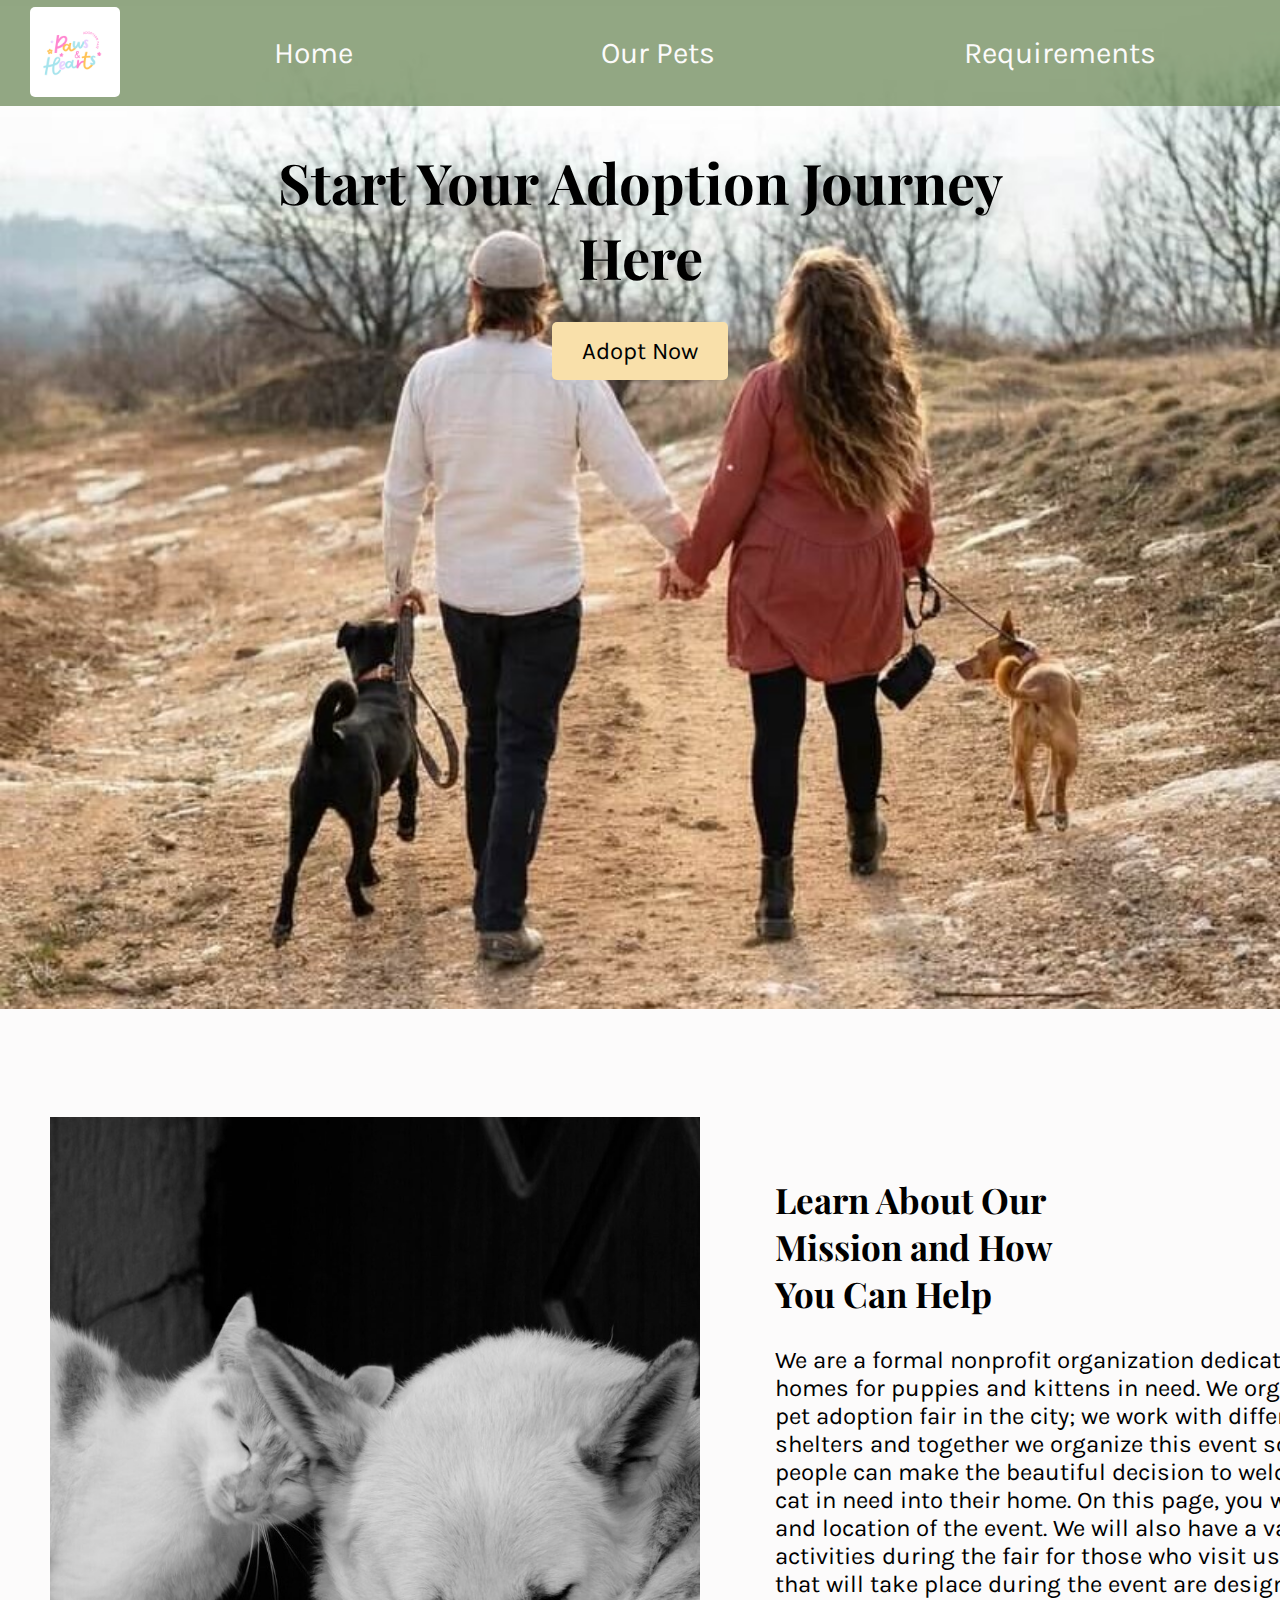
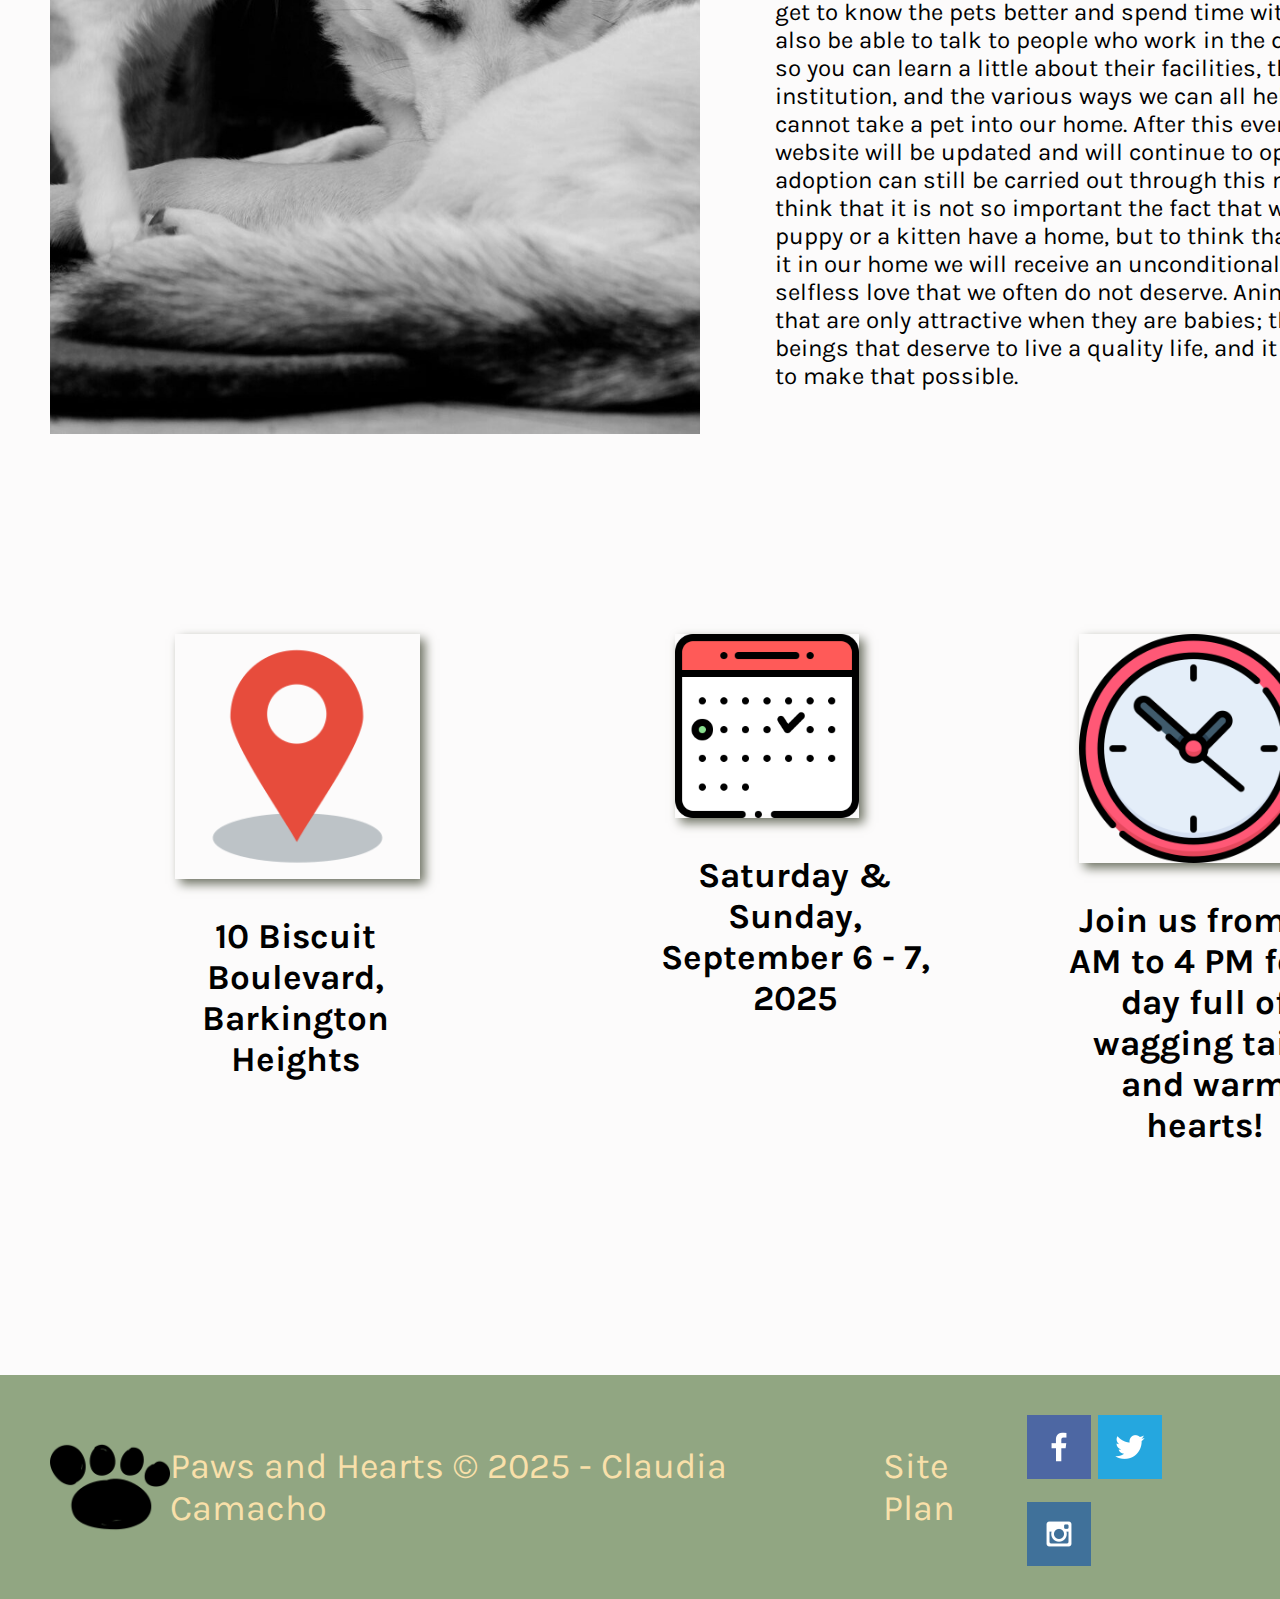
<file: pawsandhearts/index.html>
<!DOCTYPE html>
<html lang="en">
<head>
    <meta charset="UTF-8">
    <meta name="viewport" content="width=device-width, initial-scale=1.0">
    <title>Paws and Hearts</title>
    <link rel="stylesheet" href="styles/style.css">
</head>
<body>
    <div id="content">
        <header>
            <a id="logo_link" href="index.html">
                <img class="logo" src="images/logo.png" alt="Paws and Hearts">
            </a>
            <nav>
                <a href="index.html">Home</a>
                <a href="ourpets.html">Our Pets</a>
                <a href="requirements.html">Requirements</a>
            </nav>
        </header>
        <div id="hero">
            <div id="hero-box">
                <img id="hero-img" src="images/family.jpg" alt="Family with dogs">
            </div>
            <section id="hero-msg">
                <h1 class="home-title">Start Your Adoption Journey Here</h1>
                
                <div class="button-box">
                    <a class="adopt" href="requirements.html">Adopt Now</a>
                </div>
            </section>
        </div>
        <main class="home-grid">
            <img class="dog_cat" src="images/dog_cat.jpg" alt="Dog and Cat">
            <section class="msg">
                <h2>Learn About Our Mission and How You Can Help</h2>
                <p>We are a formal nonprofit organization dedicated to finding homes for puppies and kittens in need. We organize the largest pet adoption fair in the city; we work with different animal shelters and together we organize this event so that more people can make the beautiful decision to welcome a dog or cat in need into their home. On this page, you will find the date and location of the event. We will also have a variety of activities during the fair for those who visit us. The activities that will take place during the event are designed for people to get to know the pets better and spend time with them. You will also be able to talk to people who work in the different shelters so you can learn a little about their facilities, the history of the institution, and the various ways we can all help, even if we cannot take a pet into our home. After this event ends, the website will be updated and will continue to operate so that the adoption can still be carried out through this means. We must think that it is not so important the fact that we will help a puppy or a kitten have a home, but to think that now we receive it in our home we will receive an unconditional and entirely selfless love that we often do not deserve. Animals are not toys that are only attractive when they are babies; they are living beings that deserve to live a quality life, and it is in our hands to make that possible.</p>
                
            </section>
            <section class="location-card">
                
                <img class="icon" src="images/ubicacion.png" alt="location icon">
                <h2>10 Biscuit Boulevard, Barkington Heights</h2>
            </section>
            <section class="date-card">
                
                <img class="icon" src="images/entrega.png" alt="date icon">
                <h2>Saturday & Sunday, September 6 - 7, 2025</h2>
            </section>
            <section class="hour-card">
                
                <img class="icon" src="images/reloj.png" alt="hour icon">
                <h2>Join us from 10 AM to 4 PM for a day full of wagging tails and warm hearts!</h2>
            </section>
        </main>
        <footer>
            <img class="paw" src="images/huella.png" alt="Paw">
            <p>Paws and Hearts &copy; 2025 - Claudia Camacho</p>
            <p><a href="site-plan.html">Site Plan</a></p>
            <div class="social">
                <a href="https://facebook.com" target="_blank">
                    <img src="images/facebook.png" alt="fb icon">
                </a>
                <a href="https://twitter.com" target="_blank">
                    <img src="images/twitter.png" alt="twitter icon">
                </a>
                <a href="https://instagram.com" target="_blank">
                    <img src="images/instagram.png" alt="instagram icon">
                </a>
            </div>
        </footer>
    </div>
</body>
</html>
</file>
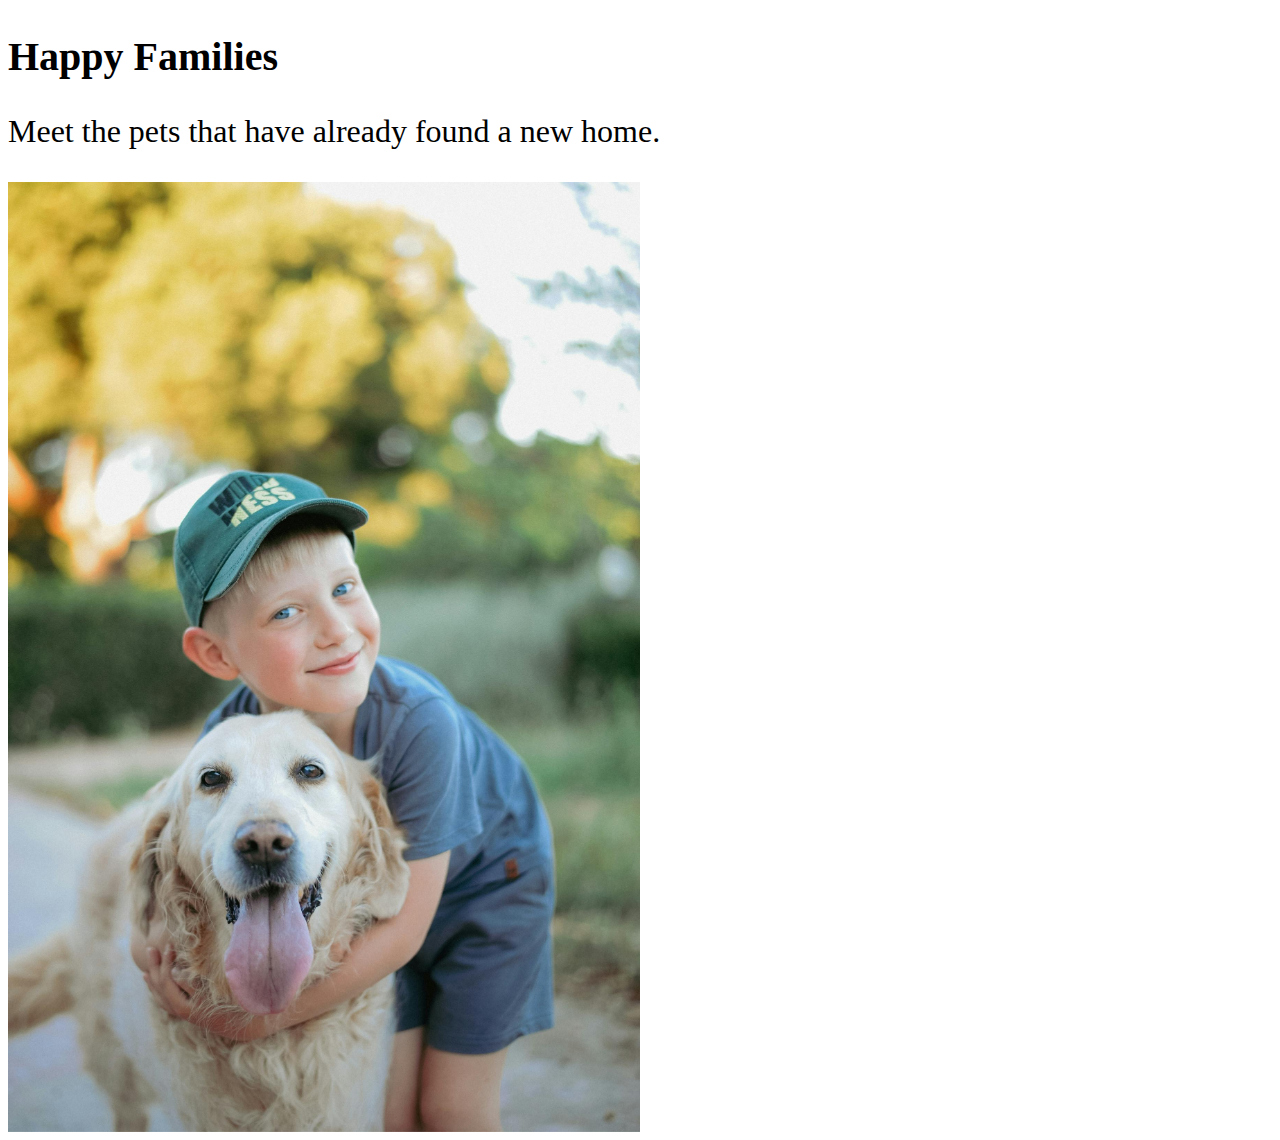
<file: webcomponent/index.html>
<!DOCTYPE html>
<html>
<head>
<meta name="viewport" content="width=device-width, initial-scale=1">
<link rel="stylesheet" href="styles/style.css">
</head>
<body>

<h2>Happy Families</h2>
<p>Meet the pets that have already found a new home.</p>

<div class="container">
  <img src="images/kid-dog.jpg" alt="Kid and Dog" class="image" style="width:100%">
  <div class="middle">
    <div class="text">Anthony and Jack</div>
  </div>
</div>
  
</body>
</html>
</file>
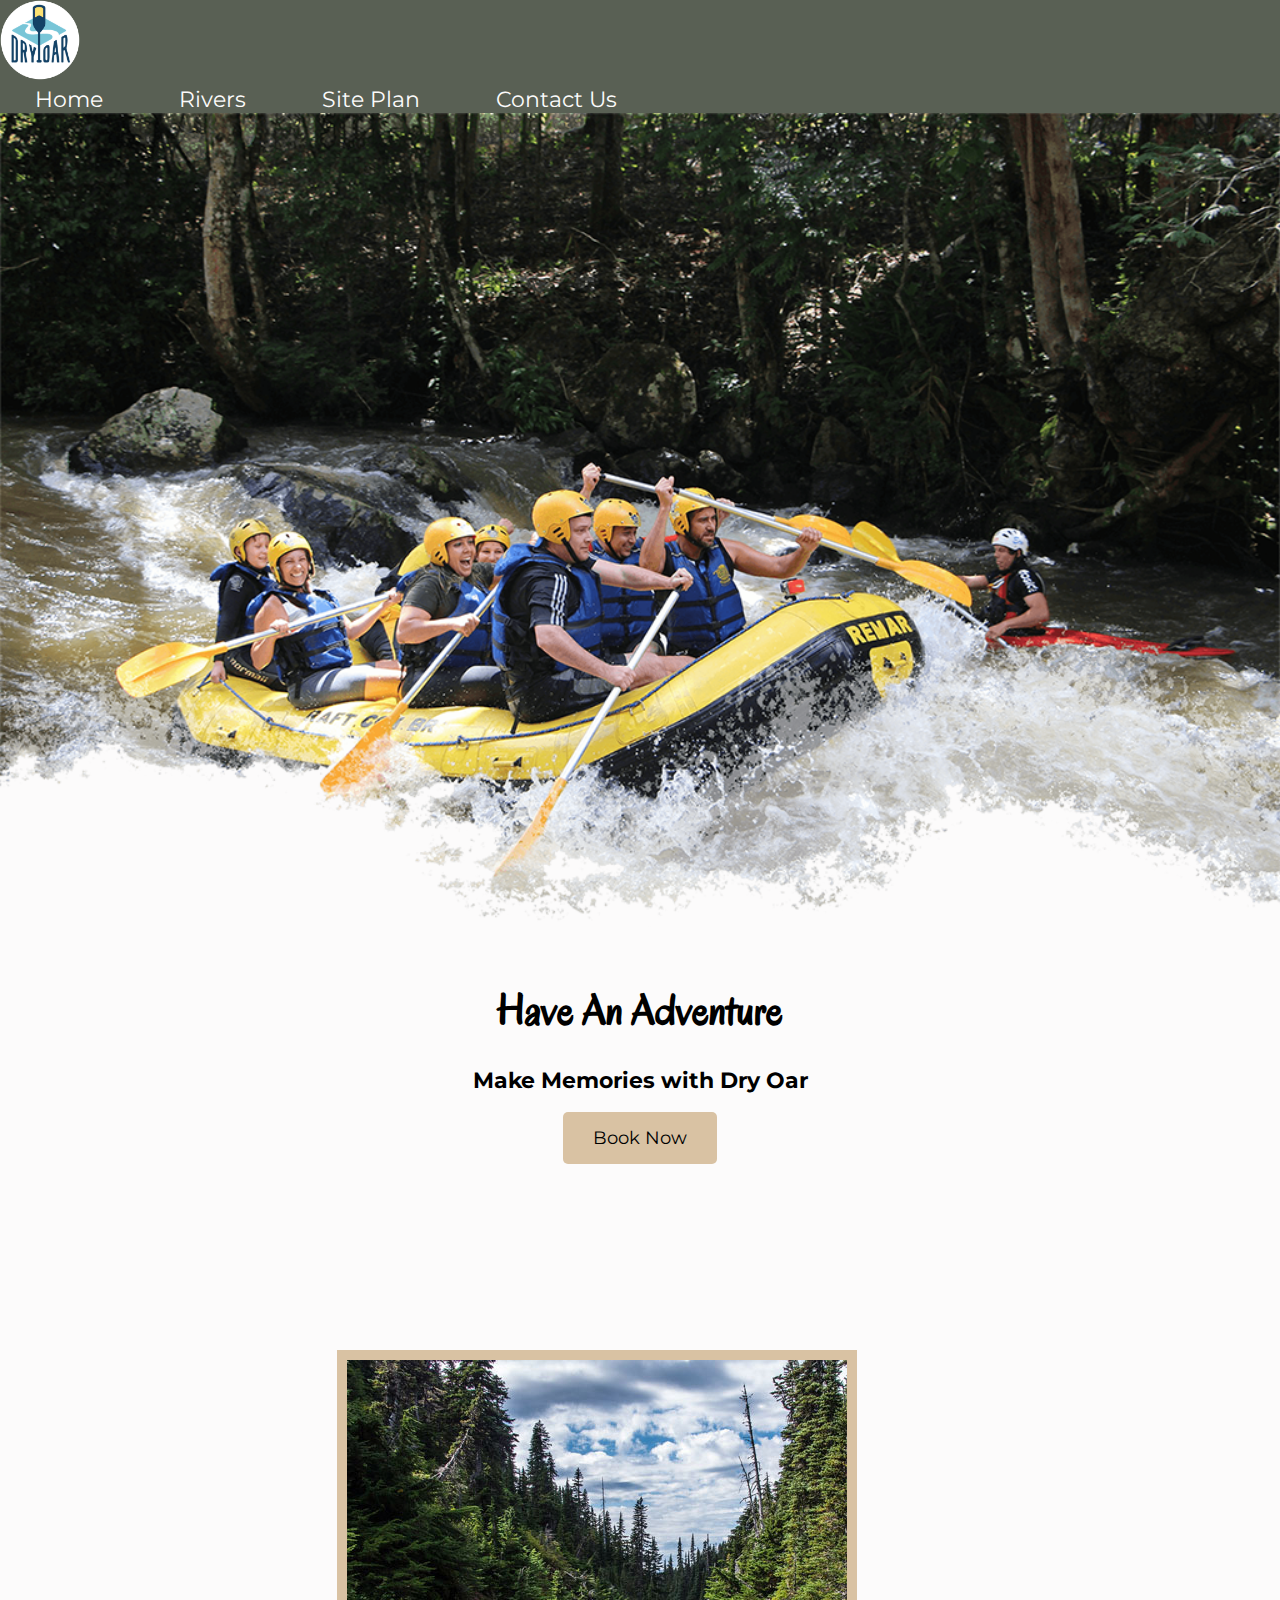
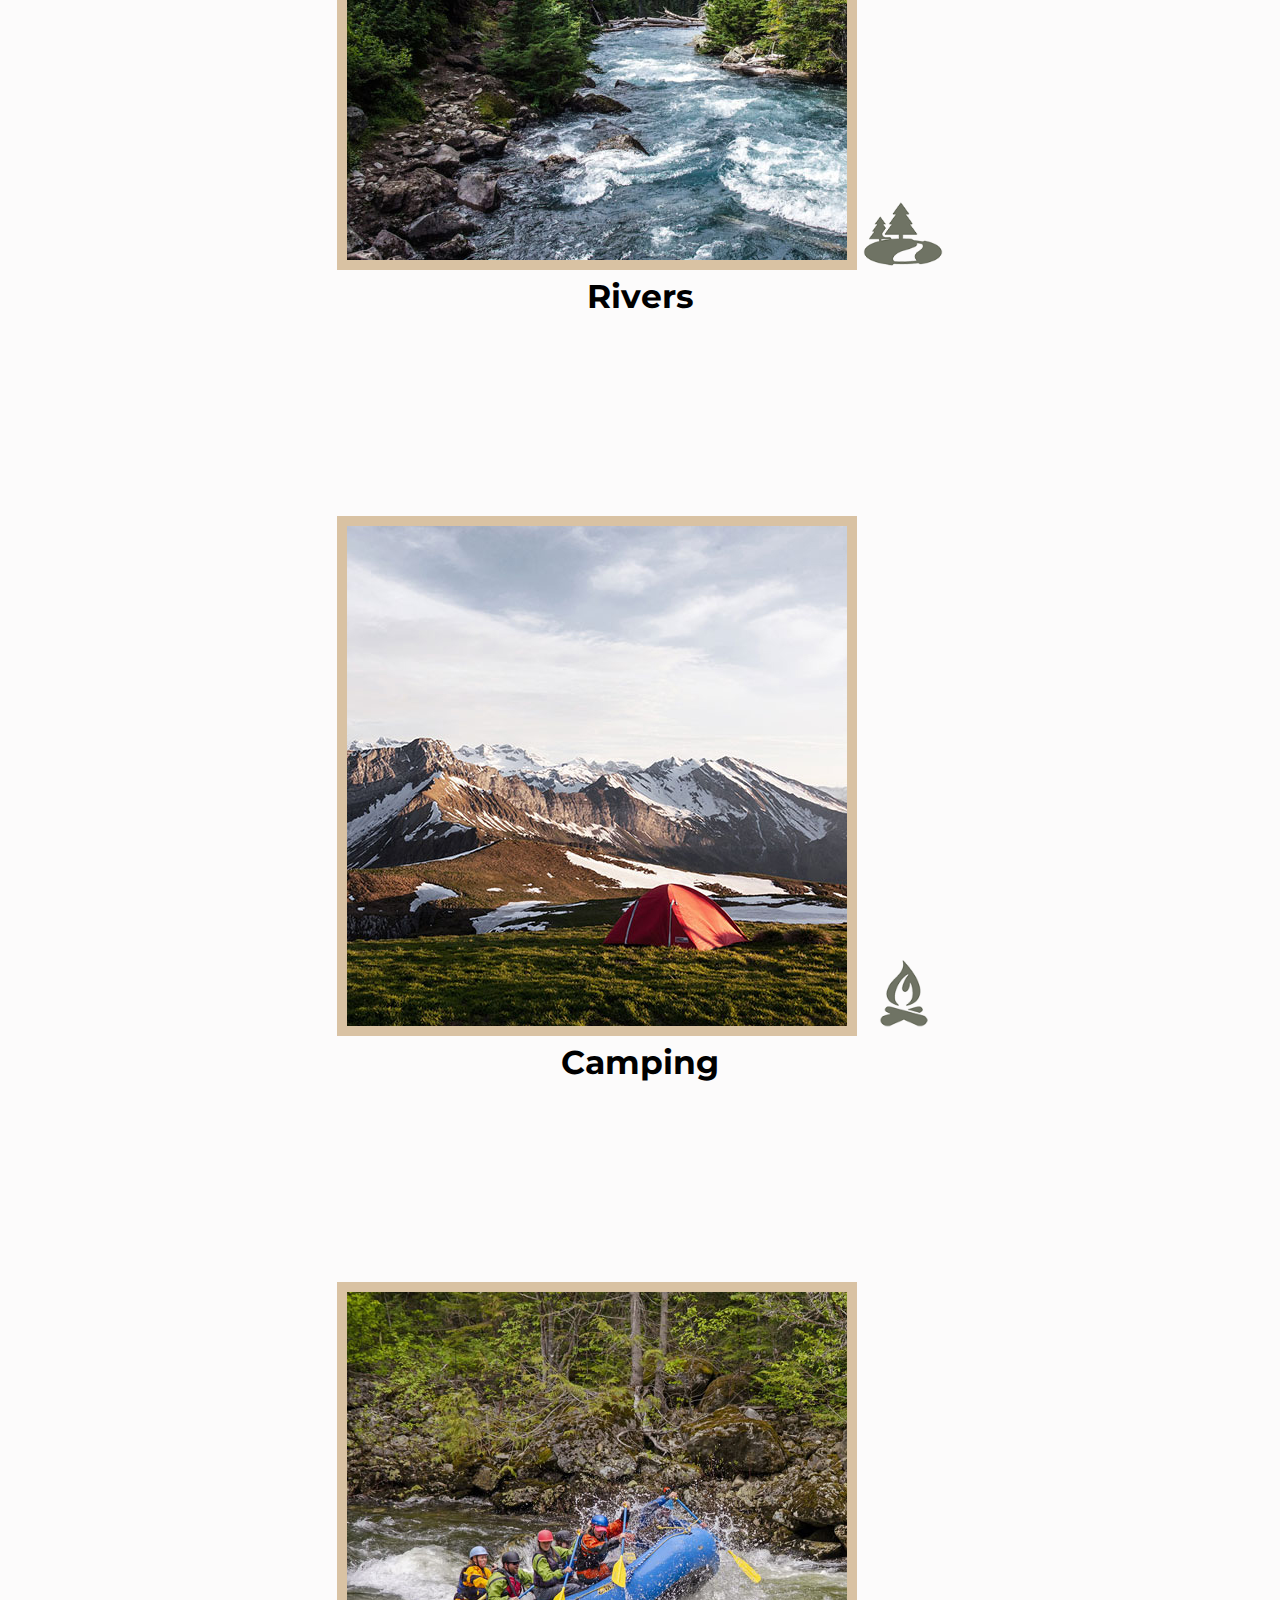
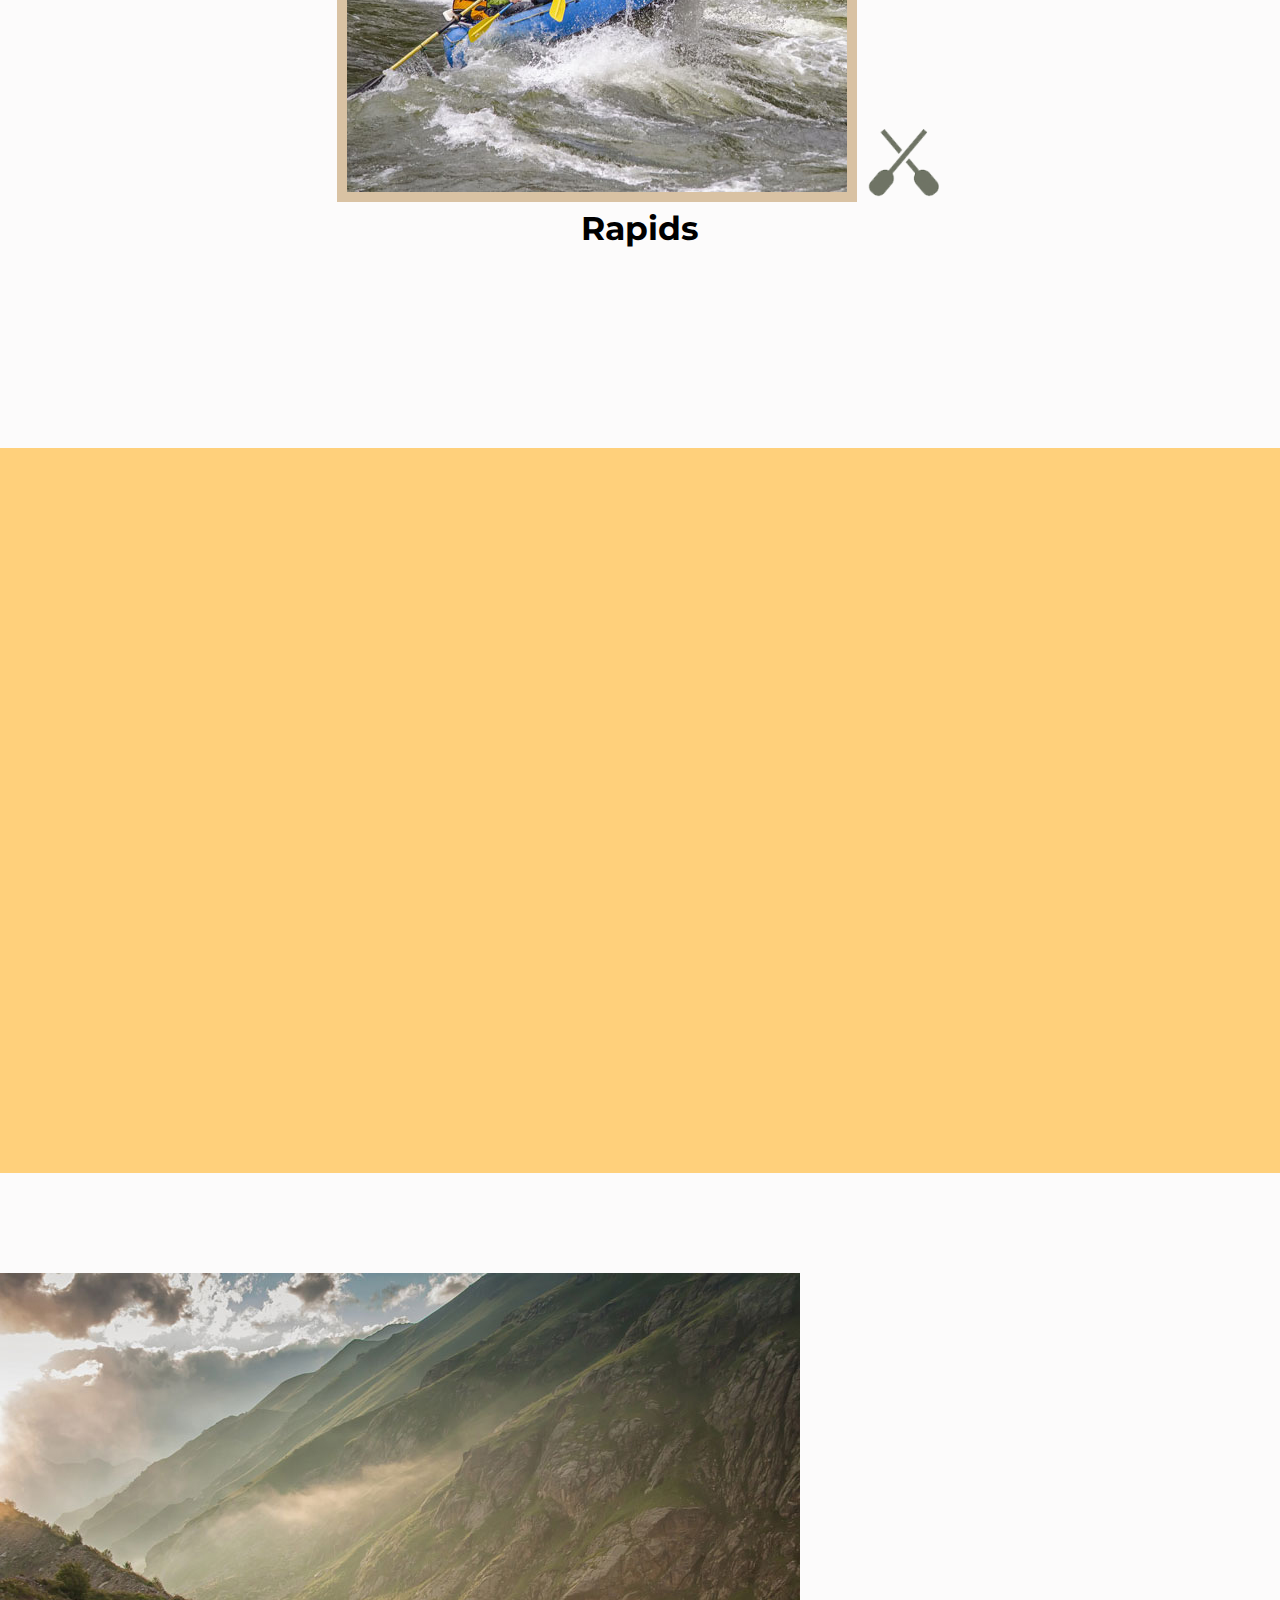
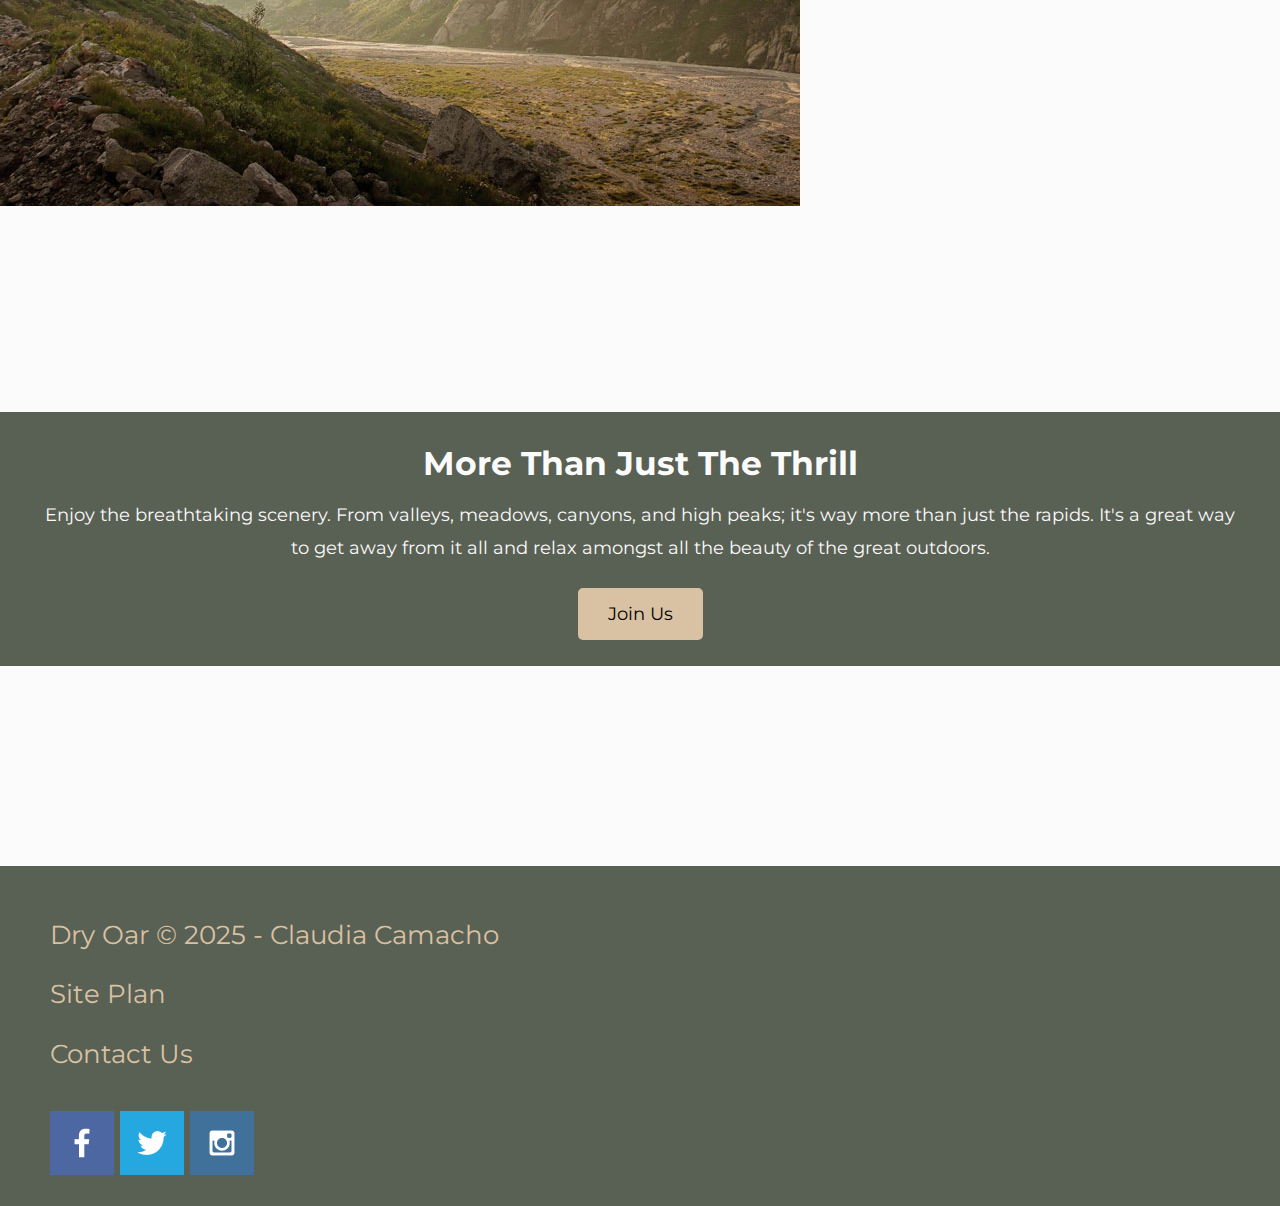
<file: wwr/index.html>
<!DOCTYPE html>
<html lang="en">
<head>
    <meta charset="UTF-8">
    <meta name="viewport" content="width=device-width, initial-scale=1.0">
    <title>Dry Oar Boating</title>
    <link rel="stylesheet" href="styles/style.css">
</head>
<body>
    <div id="content">
        <header>
            <a id="logo_link" href="index.html">
                <img class="logo" src="images/logo.png" alt="Dry Oar Logo">
            </a>
            <nav>
                <a href="index.html">Home</a>
                <a href="rivers.html">Rivers</a>
                <a href="site-plan-rafting.html">Site Plan</a>
                <a href="contactus.html">Contact Us</a>
            </nav>
        </header>
        <div id="hero">
            <div id="hero-box">
                <img id="hero-img" src="images/hero.png" alt="People enjoying white water rafting">
            </div>
            <section id="hero-msg">
                <h1 class="home-title">Have An Adventure</h1>
                <h4>Make Memories with Dry Oar</h4>
                <div class="button-box">
                    <a class="book" href="contactus.html">Book Now</a>
                </div>
            </section>
        </div>
        <main class="home-grid">
            <section class="rivers-card">
                <img class="card-img" src="images/rivers.jpg" alt="river in forest">
                <img class="icon" src="images/river_icon.png" alt="river icon">
                <h2>Rivers</h2>
            </section>
            <section class="camping-card">
                <img class="card-img" src="images/camping.jpg" alt="tent in mountains">
                <img class="icon" src="images/fire_icon.png" alt="fire icon">
                <h2>Camping</h2>
            </section>
            <section class="rapids-card">
                <img class="card-img" src="images/rapids.jpg" alt="rafting boat">
                <img class="icon" src="images/oars.png" alt="oars icon">
                <h2>Rapids</h2>
            </section>
            <div id="background"></div>
            <img class="mountains" src="images/mountains.jpg" alt="Misty mountains">
            <section class="msg">
                <h2>More Than Just The Thrill</h2>
                <p>Enjoy the breathtaking scenery. From valleys, meadows, canyons, and high peaks; it's way more than just the rapids. It's a great way to get away from it all and relax amongst all the beauty of the great outdoors.</p>
                <a class="join" href="rivers.html">Join Us</a>
            </section>
        </main>
        <footer>
            <p>Dry Oar &copy; 2025 - Claudia Camacho</p>
            <p><a href="site-plan-rafting.html">Site Plan</a></p>
            <p><a href="contactus.html">Contact Us</a></p>
            <div class="social">
                <a href="https://facebook.com" target="_blank">
                    <img src="images/facebook.png" alt="fb icon">
                </a>
                <a href="https://twitter.com" target="_blank">
                    <img src="images/twitter.png" alt="twitter icon">
                </a>
                <a href="https://instagram.com" target="_blank">
                    <img src="images/instagram.png" alt="instagram icon">
                </a>
            </div>
        </footer>
    </div>
</body>
</html>
</file>
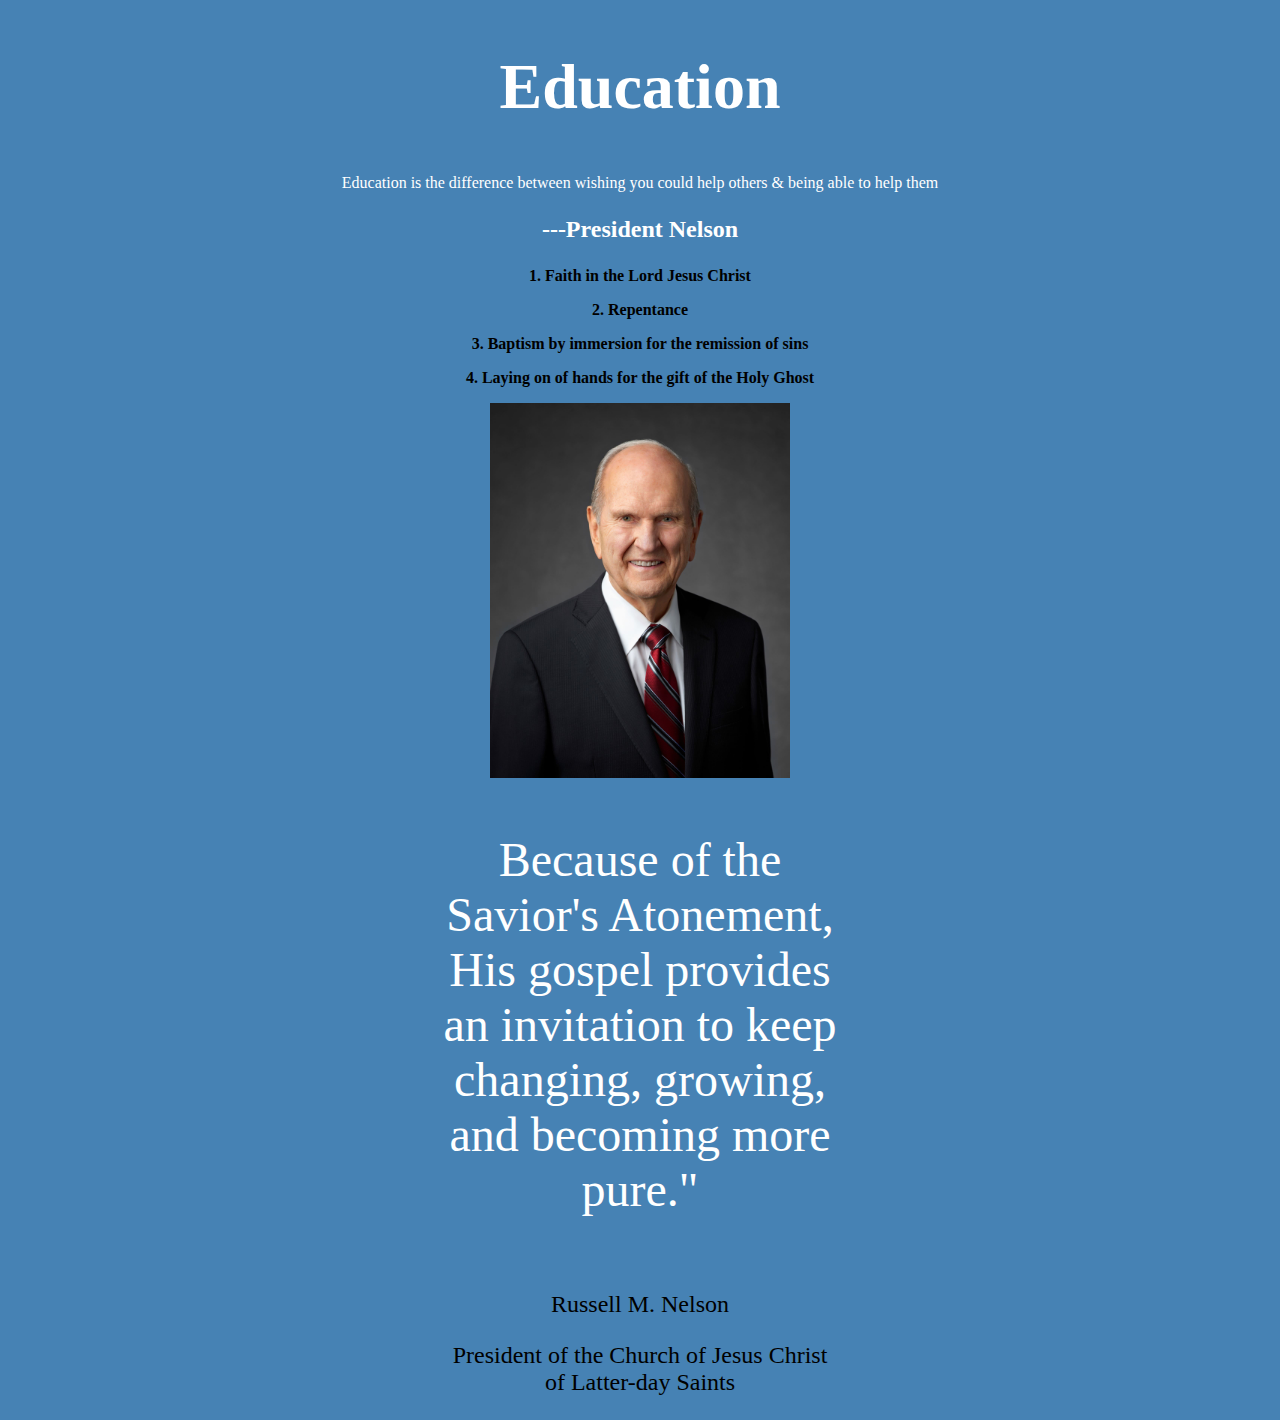
<file: challenge1/indexchallenge1.html>
<!DOCTYPE html>
<html lang="en">
<head>
    <meta charset="UTF-8">
    <meta name="viewport" content="width=device-width, initial-scale=1.0">
    <title>Education</title>
    <link rel="stylesheet" href="styles/styles.css" />
</head>
<body>
    <header>
        <h1>Education</h1>
    </header>
    <main>
        <p>Education is the difference between wishing you could help others
             & being able to help them</p>
            <p class="name"><b>---President Nelson</b></p> 
            <section class="list">
                <p><b>1. Faith in the Lord Jesus Christ</b></p>
                <p><b>2. Repentance</b></p>
                <p><b>3. Baptism by immersion for the remission of sins</b></p>
                <p><b>4. Laying on of hands for the gift of the Holy Ghost</b></p>
            </section>
            <section class="postrait-img">
                <img class="nelson-img" src="images/russell_nelson_official_portrait_2018.jpeg" alt="President Nelson">
            </section>
            <p class="main-p">Because of the Savior's Atonement, His gospel provides an invitation to keep changing, growing, and becoming more pure."</p>
    <footer>
            <p>Russell M. Nelson</p>
            <p>President of the Church of Jesus Christ of Latter-day Saints</p>
    </footer>
    </main>
    
</body>
</html>
</file>
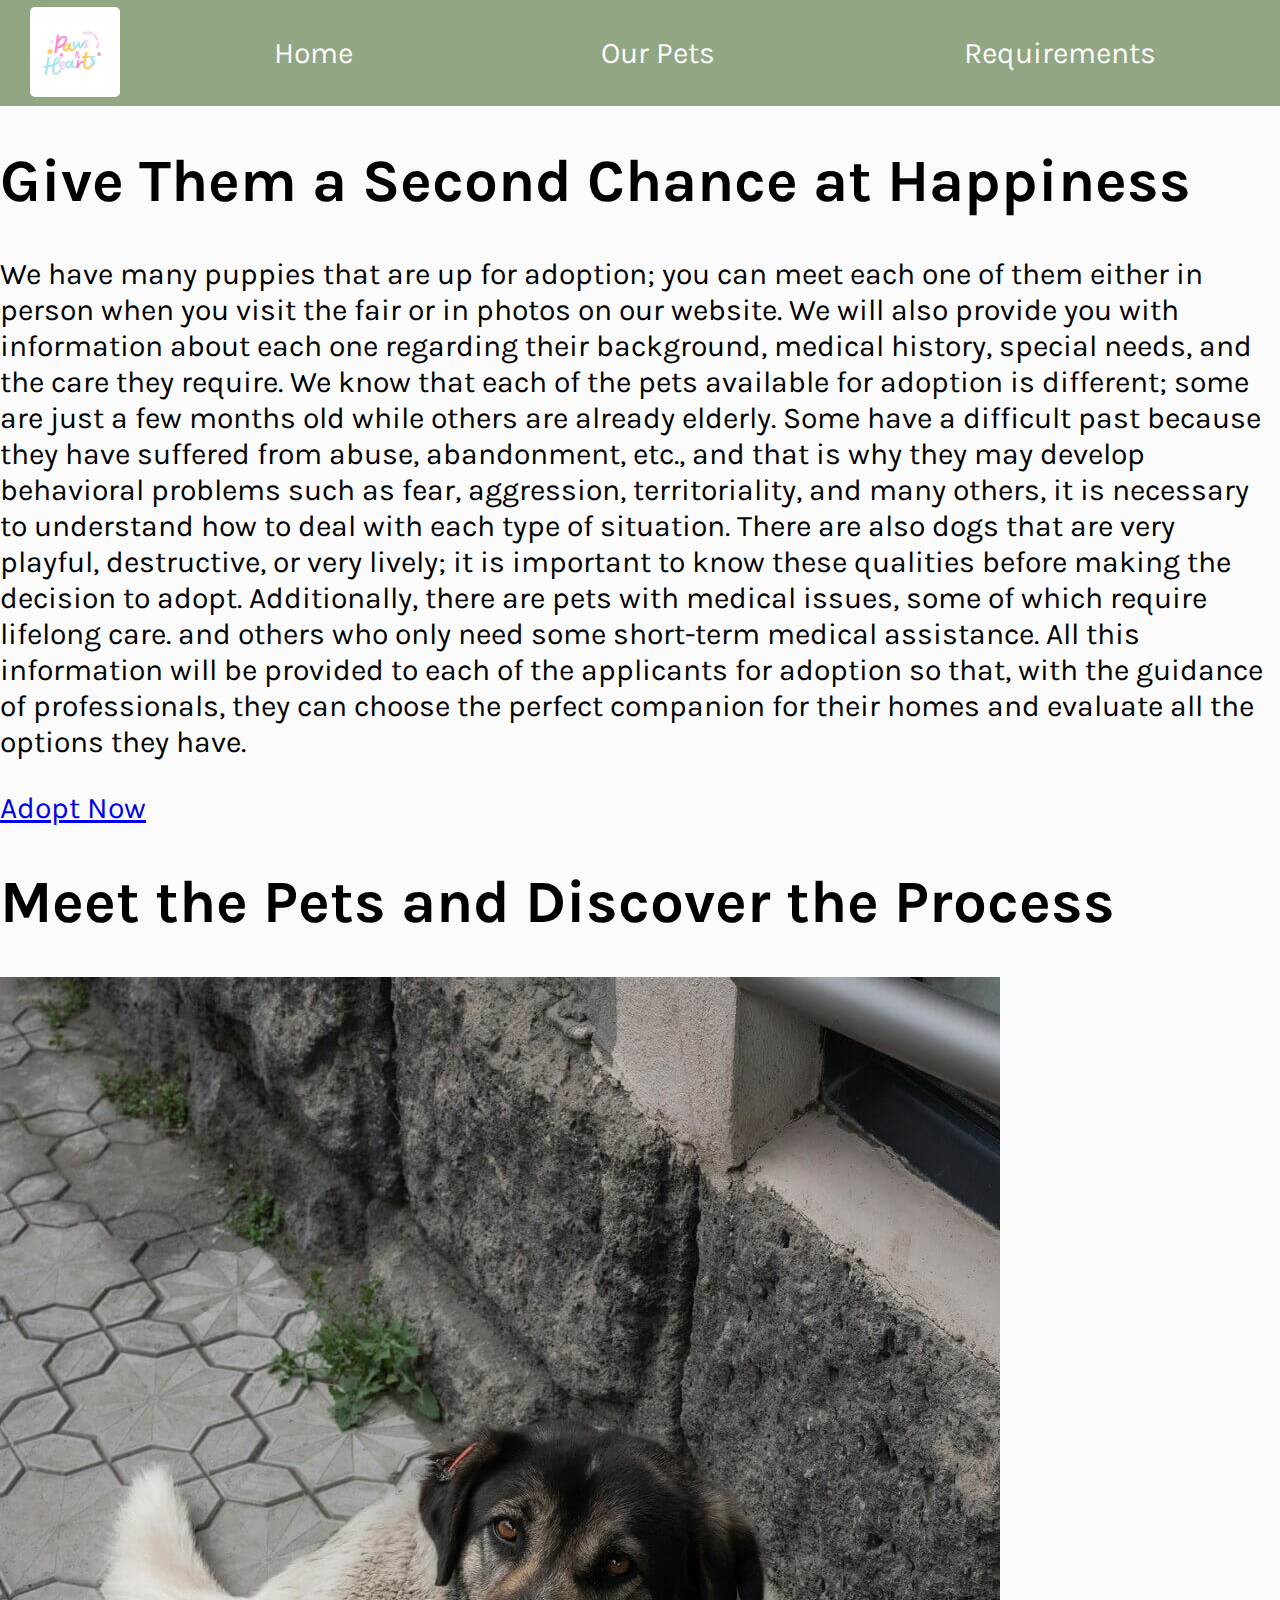
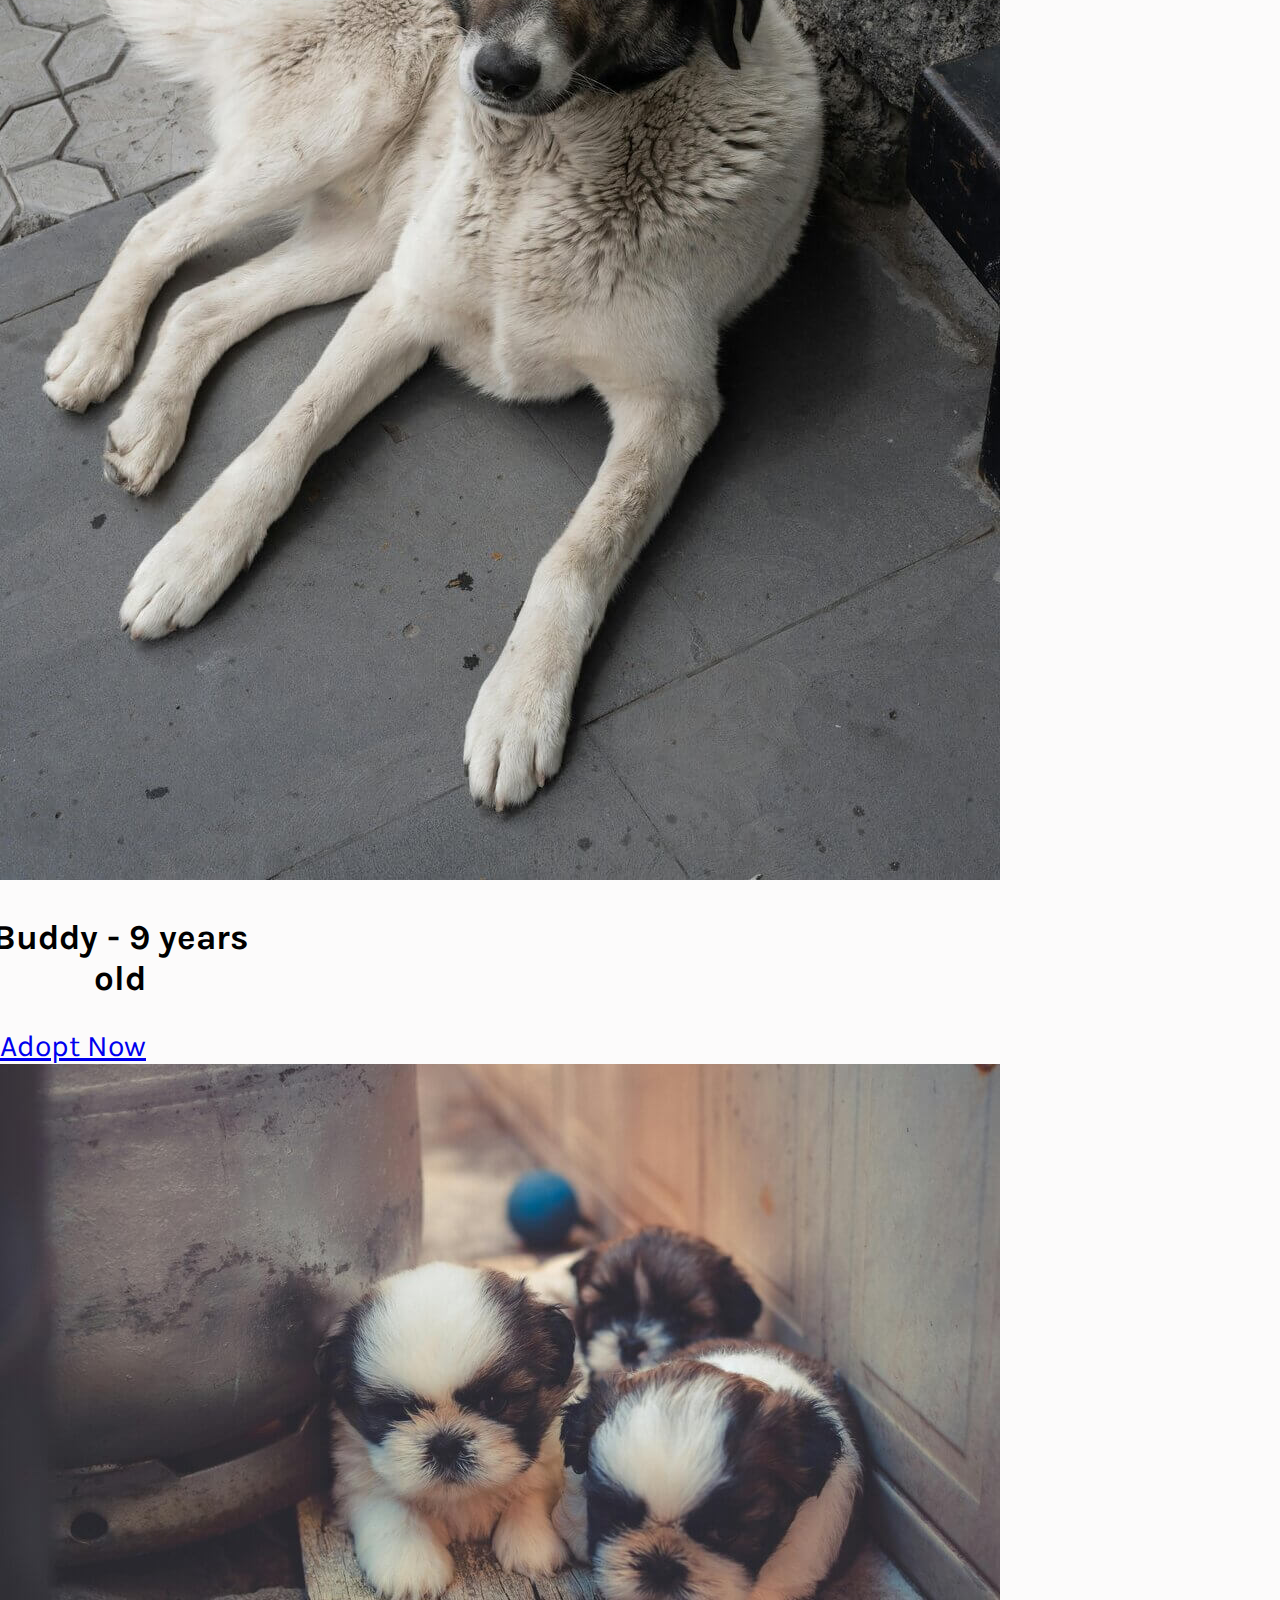
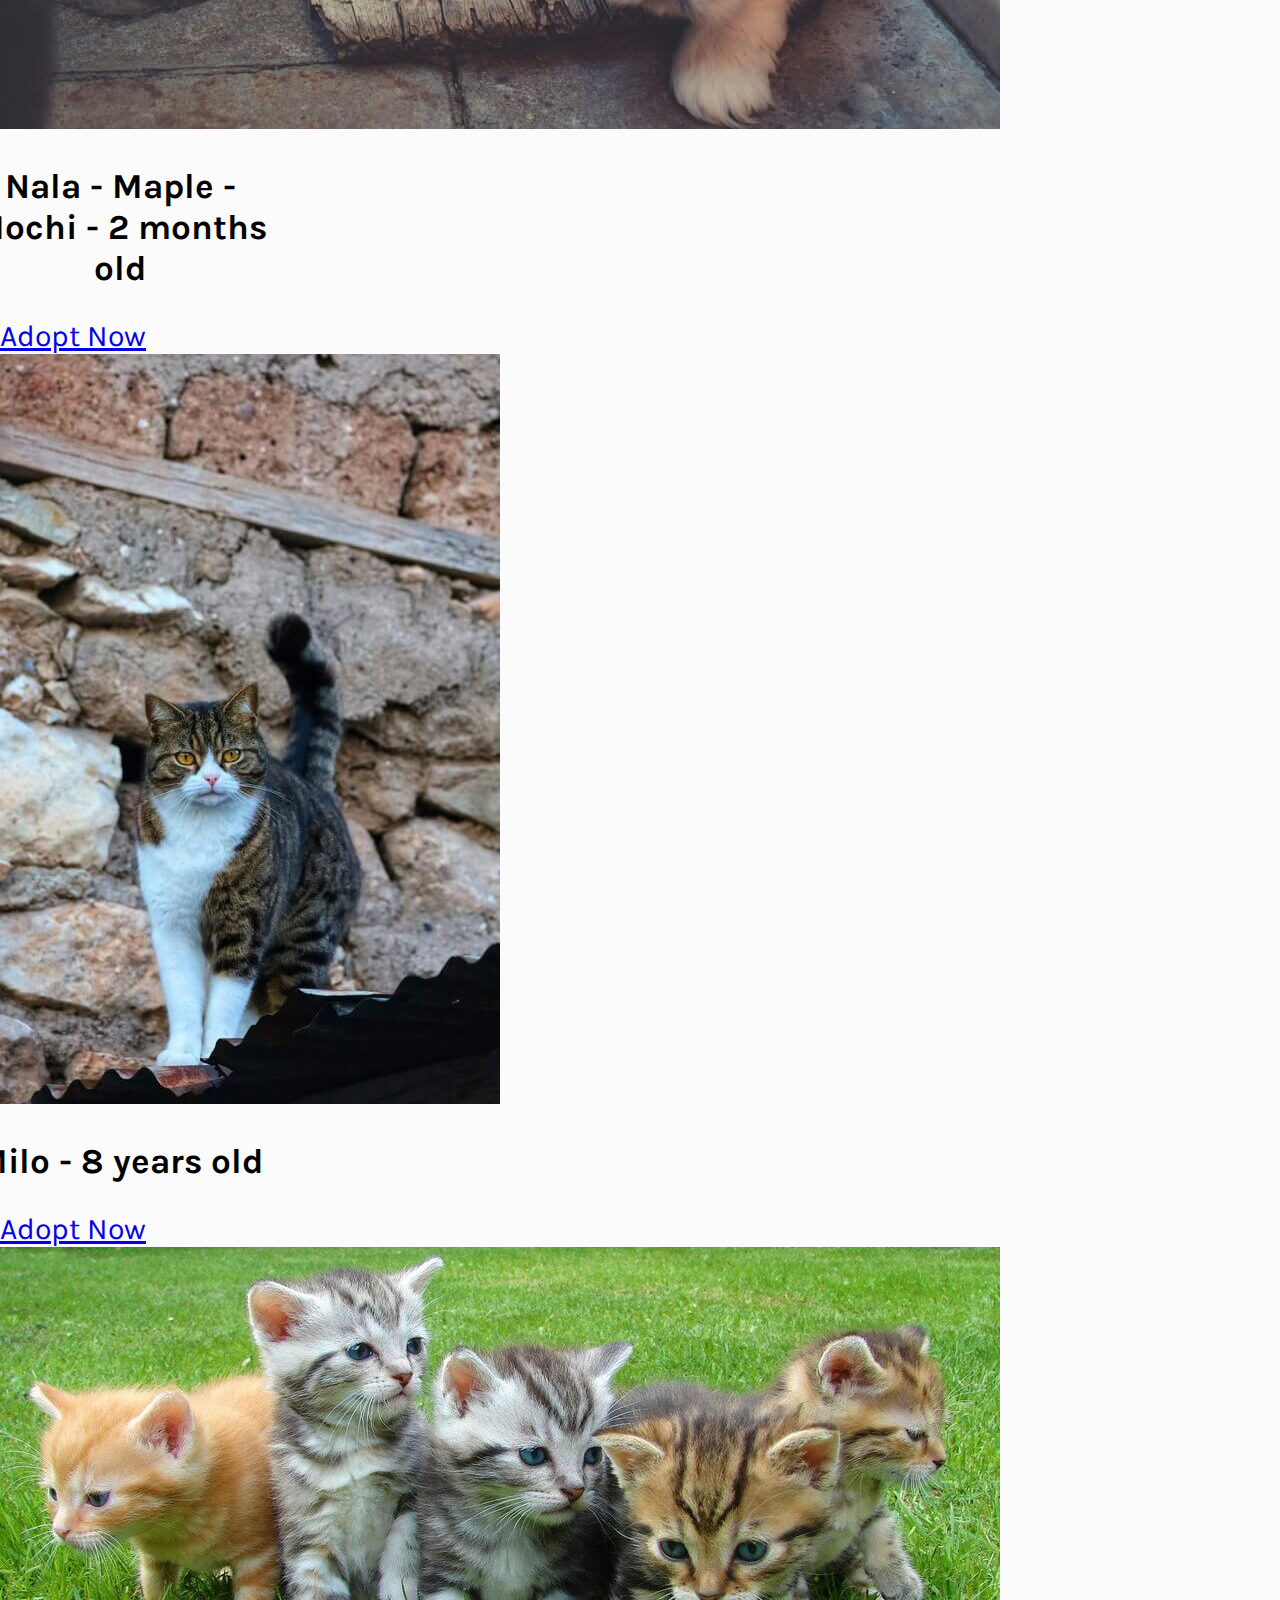
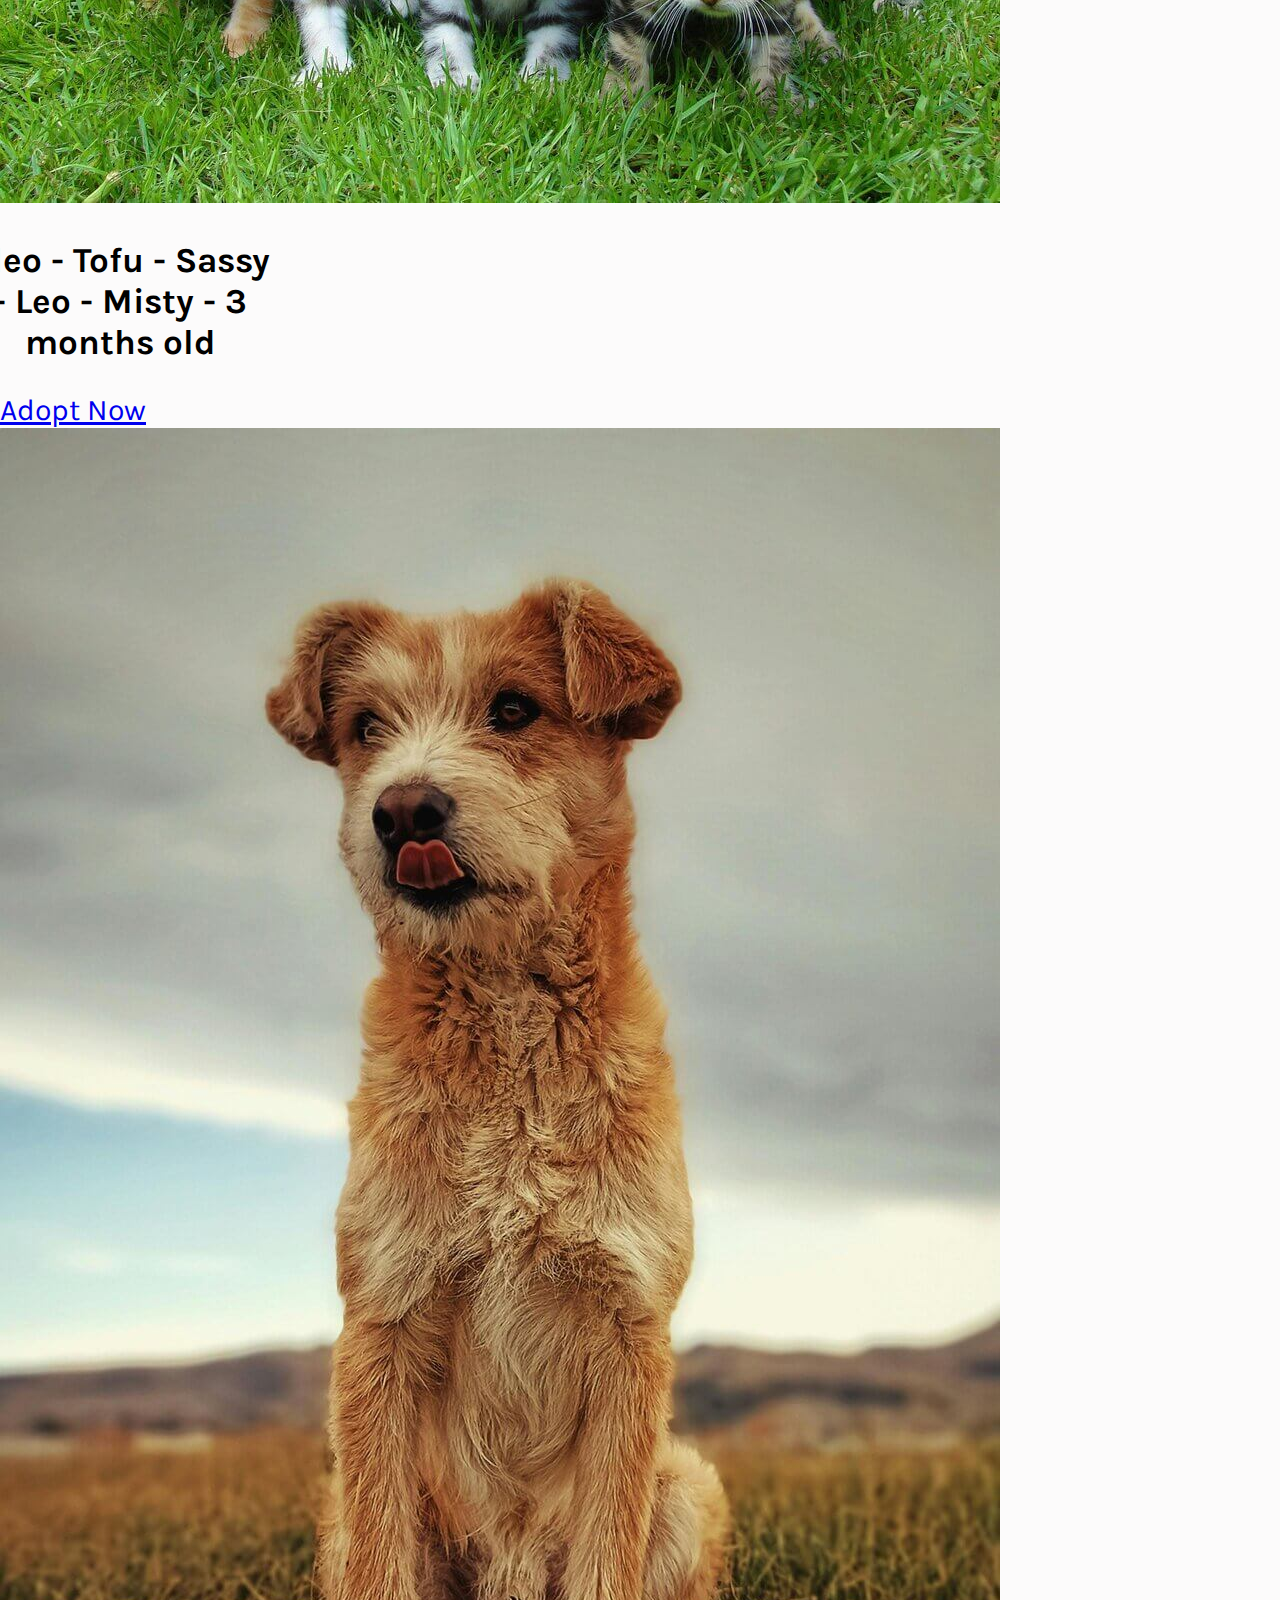
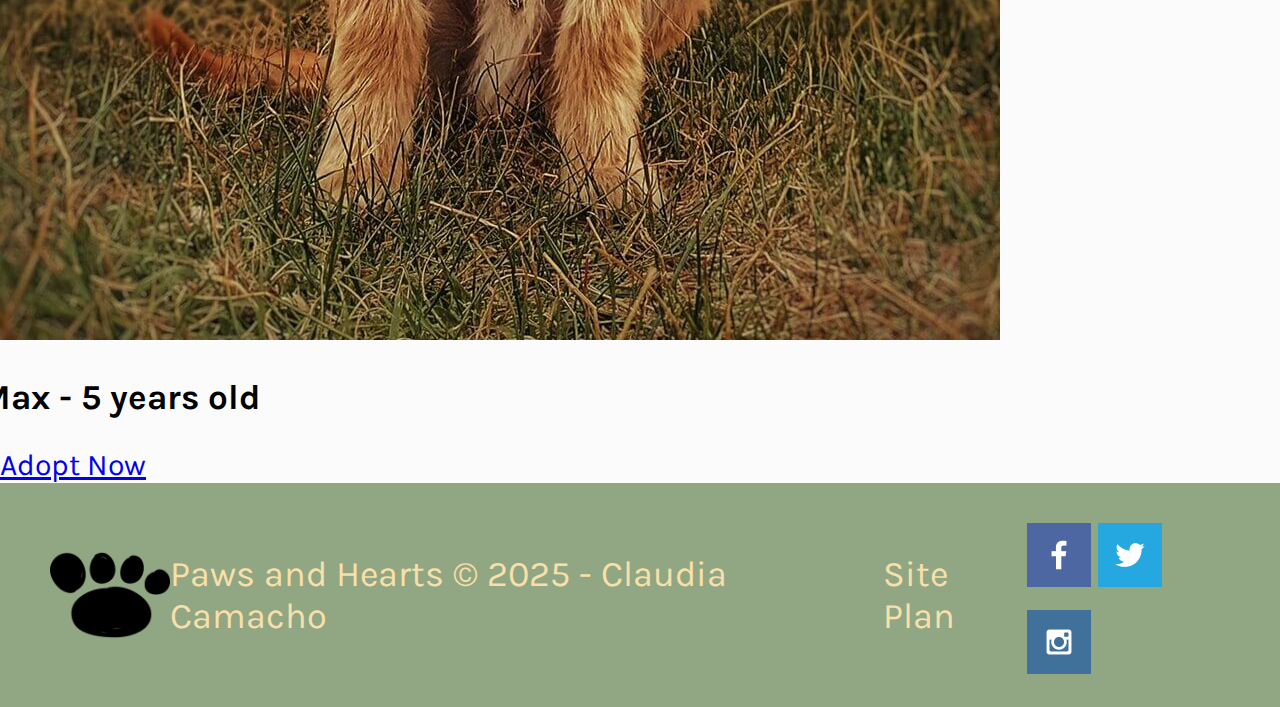
<file: pawsandhearts/ourpets.html>
<!DOCTYPE html>
<html lang="en">
<head>
    <meta charset="UTF-8">
    <meta name="viewport" content="width=device-width, initial-scale=1.0">
    <title>Paws and Hearts</title>
    <link rel="stylesheet" href="styles/style.css">
</head>
<body>
    <div id="content">
        <header>
            <a id="logo_link" href="index.html">
                <img class="logo" src="images/logo.png" alt="Paws and Hearts">
            </a>
            <nav>
                <a href="index.html">Home</a>
                <a href="ourpets.html">Our Pets</a>
                <a href="requirements.html">Requirements</a>
            </nav>
        </header>
        <div id="ourpets-hero">
            <section id="ourpets-hero-msg">
                <h1 class="ourpets-title">Give Them a Second Chance at Happiness</h1>
                <p>We have many puppies that are up for adoption; you can meet each one of them either in person when you visit the fair or in photos on our website. We will also provide you with information about each one regarding their background, medical history, special needs, and the care they require. We know that each of the pets available for adoption is different; some are just a few months old while others are already elderly. Some have a difficult past because they have suffered from abuse, abandonment, etc., and that is why they may develop behavioral problems such as fear, aggression, territoriality, and many others, it is necessary to understand how to deal with each type of situation. There are also dogs that are very playful, destructive, or very lively; it is important to know these qualities before making the decision to adopt. Additionally, there are pets with medical issues, some of which require lifelong care. and others who only need some short-term medical assistance. All this information will be provided to each of the applicants for adoption so that, with the guidance of professionals, they can choose the perfect companion for their homes and evaluate all the options they have.</p>
                <div class="button-ourpets-box">
                    <a class="adoptourpets" href="requirements.html">Adopt Now</a>
                </div>
            </section>
        </div>
        <main class="ourpets-grid">
            <section id="ourpets-msg">
                <h1 class="ourpets-title">Meet the Pets and Discover the Process</h1>
            </section>
            <section class="senior-dog-card">
                <img class="card-imagen1" src="images/senior_dog.jpg" alt="senior dog">
                <h2>Buddy - 9 years old</h2>
                <a class="adopt-1" href="requirements.html">Adopt Now</a>
            </section>
            <section class="baby-dogs-card">
                <img class="card-imagen2" src="images/baby_dogs.jpg" alt="baby dogs">
                <h2>Nala - Maple - Mochi - 2 months old</h2>
                <a class="adopt-2" href="requirements.html">Adopt Now</a>
            </section>
            <section class="senior-cat-card">
                <img class="card-imagen3" src="images/senior_cat.jpg" alt="senior cat">
                <h2>Milo - 8 years old</h2>
                <a class="adopt-1" href="requirements.html">Adopt Now</a>
            </section>
            <section class="baby-cats-card">
                <img class="card-imagen4" src="images/baby_cats.jpg" alt="baby cats">
                <h2>Cleo - Tofu - Sassy - Leo - Misty - 3 months old</h2>
                <a class="adopt-3" href="requirements.html">Adopt Now</a>
            </section>
            <section class="brown-dog-card">
                <img class="card-imagen5" src="images/brown_dog.jpg" alt="brown dog">
                <h2>Max - 5 years old</h2>
                <a class="adopt-1" href="requirements.html">Adopt Now</a>
            </section>
        </main>
        <footer>
            <img class="paw" src="images/huella.png" alt="Paw">
            <p>Paws and Hearts &copy; 2025 - Claudia Camacho</p>
            <p><a href="site-plan.html">Site Plan</a></p>
            <div class="social">
                <a href="https://facebook.com" target="_blank">
                    <img src="images/facebook.png" alt="fb icon">
                </a>
                <a href="https://twitter.com" target="_blank">
                    <img src="images/twitter.png" alt="twitter icon">
                </a>
                <a href="https://instagram.com" target="_blank">
                    <img src="images/instagram.png" alt="instagram icon">
                </a>
            </div>
        </footer>
    </div>
</body>
</html>
</file>
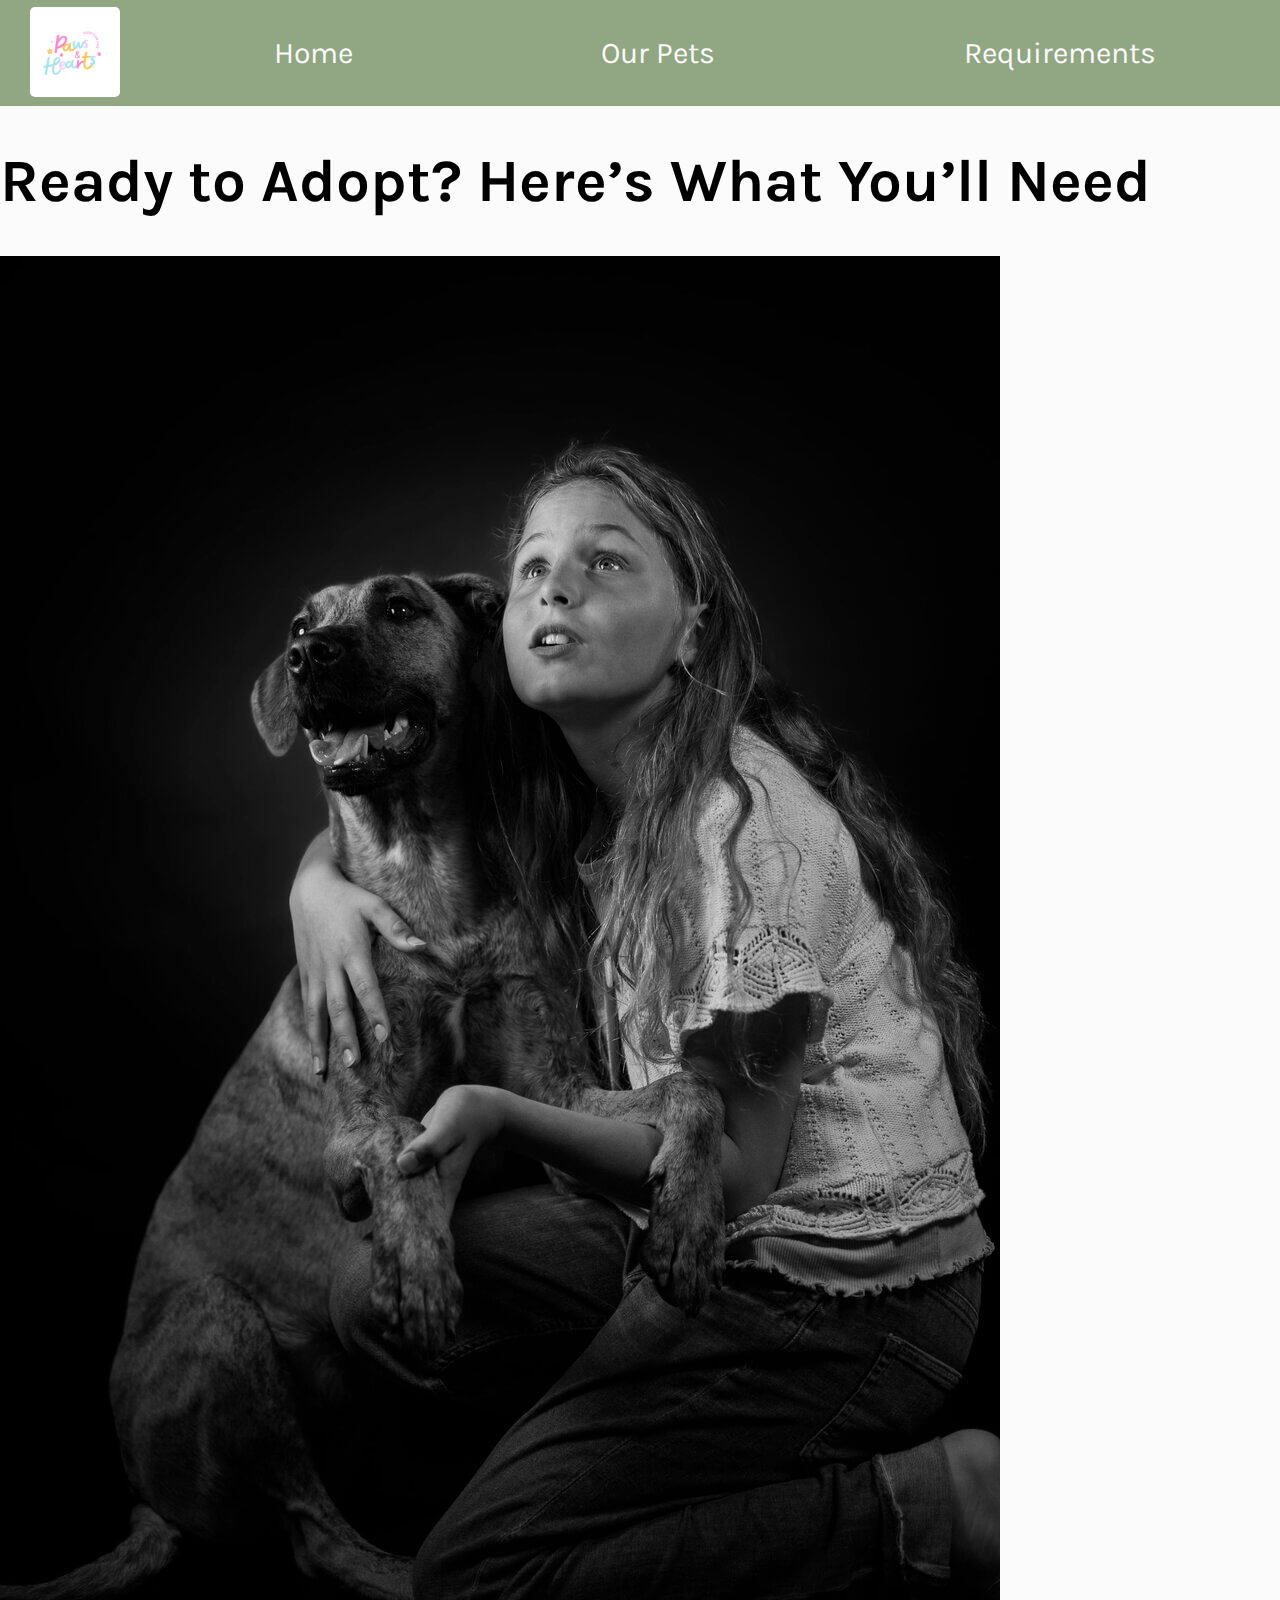
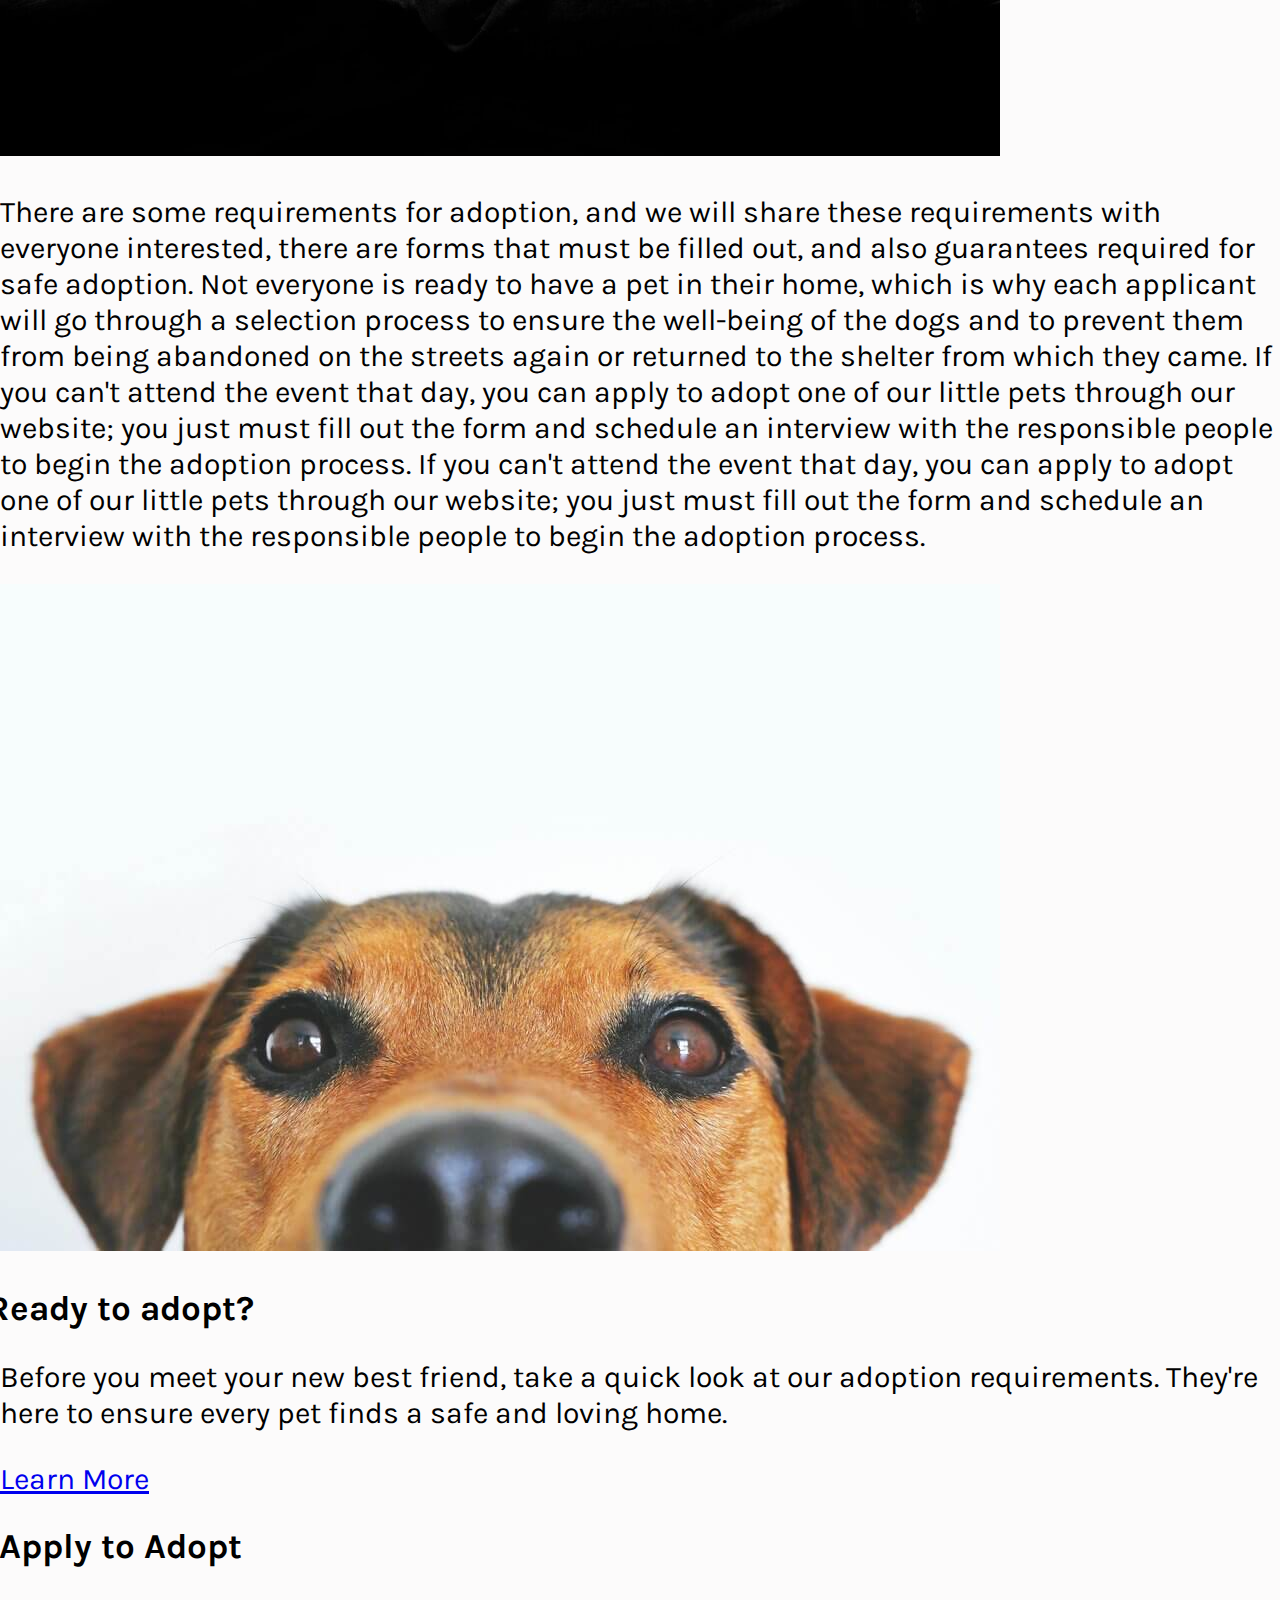
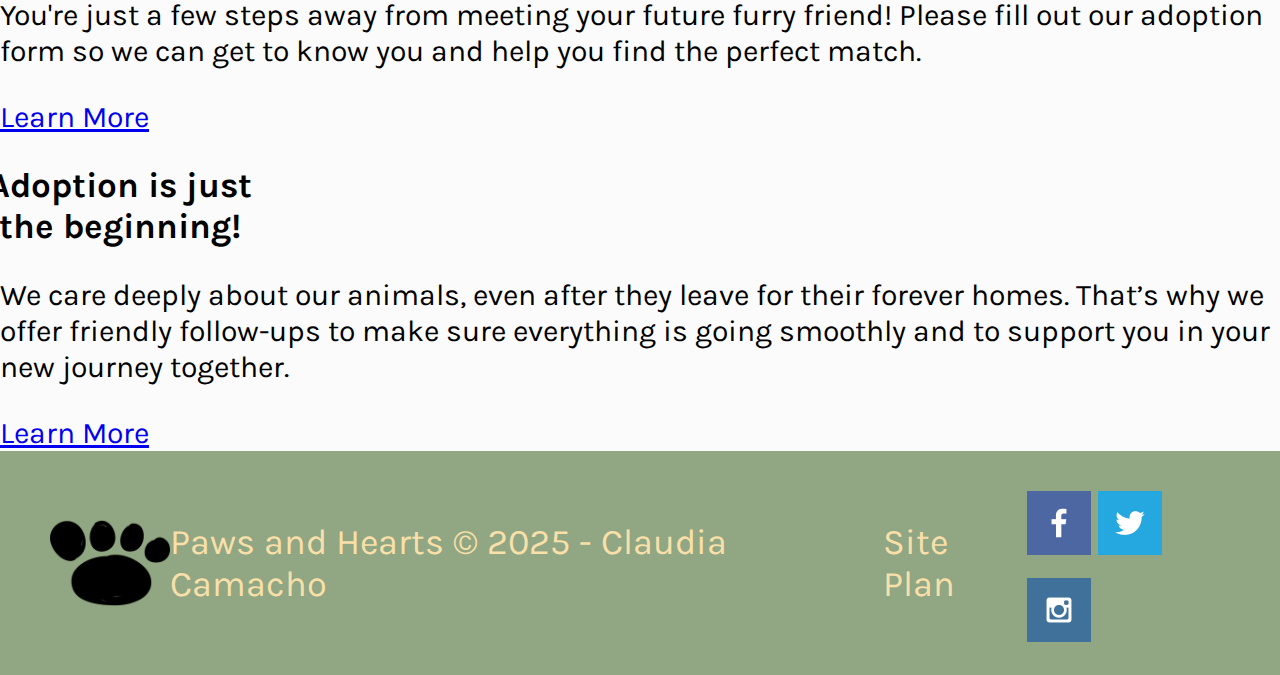
<file: pawsandhearts/requirements.html>
<!DOCTYPE html>
<html lang="en">
<head>
    <meta charset="UTF-8">
    <meta name="viewport" content="width=device-width, initial-scale=1.0">
    <title>Paws and Hearts</title>
    <link rel="stylesheet" href="styles/style.css">
</head>
<body>
    <div id="content">
        <header>
            <a id="logo_link" href="index.html">
                <img class="logo" src="images/logo.png" alt="Paws and Hearts">
            </a>
            <nav>
                <a href="index.html">Home</a>
                <a href="ourpets.html">Our Pets</a>
                <a href="requirements.html">Requirements</a>
            </nav>
        </header>
        <main class="requirements-grid">
            <section id="requirements_hero-msg">
                <h1 class="requirements-title">Ready to Adopt? Here’s What You’ll Need</h1>
            </section>
            <img class="girl-dog" src="images/girl_dog.jpg" alt="Girl and Dog">
            <div class="requirements-msg">
                <p>There are some requirements for adoption, and we will share these requirements with everyone interested, there are forms that must be filled out, and also guarantees required for safe adoption. Not everyone is ready to have a pet in their home, which is why each applicant will go through a selection process to ensure the well-being of the dogs and to prevent them from being abandoned on the streets again or returned to the shelter from which they came. If you can't attend the event that day, you can apply to adopt one of our little pets through our website; you just must fill out the form and schedule an interview with the responsible people to begin the adoption process. If you can't attend the event that day, you can apply to adopt one of our little pets through our website; you just must fill out the form and schedule an interview with the responsible people to begin the adoption process.</p>
            </div>
            <img class="dogs-eyes" src="images/dogs_eyes.jpg" alt="Dogs Eyes">
            <section class="ready-to-adopt">
                <h2>Ready to adopt?</h2>
                <p>Before you meet your new best friend, take a quick look at our adoption requirements. They're here to ensure every pet finds a safe and loving home.</p>
                <a class="learn-more" href="page3.html">Learn More</a>
            </section>
            <section class="form">
                <h2>Apply to Adopt</h2>
                <p>You're just a few steps away from meeting your future furry friend! Please fill out our adoption form so we can get to know you and help you find the perfect match.</p>
                <a class="learn-more" href="page3.html">Learn More</a>
            </section>
            <section class="follow-up">
                <h2>Adoption is just the beginning!</h2>
                <p>We care deeply about our animals, even after they leave for their forever homes. That’s why we offer friendly follow-ups to make sure everything is going smoothly and to support you in your new journey together.</p>
                <a class="learn-more" href="page3.html">Learn More</a>
            </section>
        </main>
        <footer>
            <img class="paw" src="images/huella.png" alt="Paw">
            <p>Paws and Hearts &copy; 2025 - Claudia Camacho</p>
            <p><a href="site-plan.html">Site Plan</a></p>
            <div class="social">
                <a href="https://facebook.com" target="_blank">
                    <img src="images/facebook.png" alt="fb icon">
                </a>
                <a href="https://twitter.com" target="_blank">
                    <img src="images/twitter.png" alt="twitter icon">
                </a>
                <a href="https://instagram.com" target="_blank">
                    <img src="images/instagram.png" alt="instagram icon">
                </a>
            </div>
        </footer>
    </div>
</body>
</html>
</file>
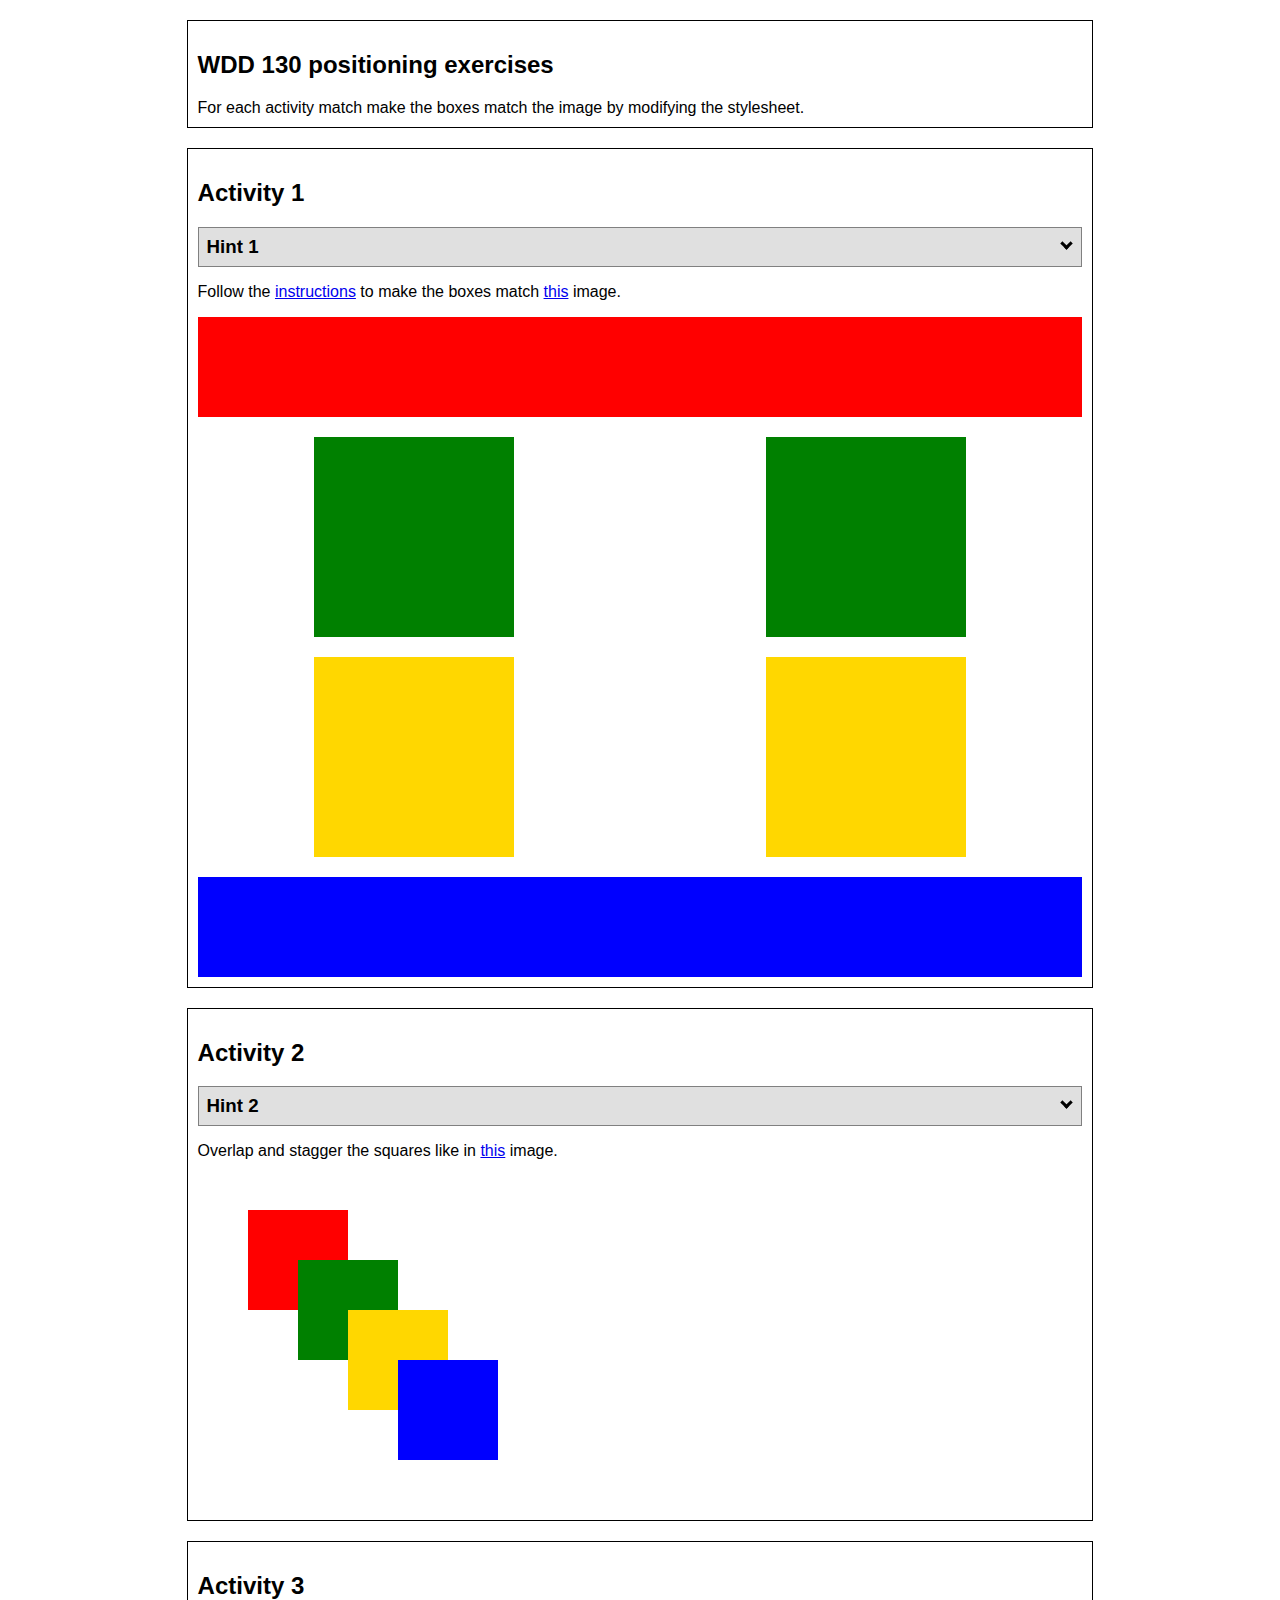
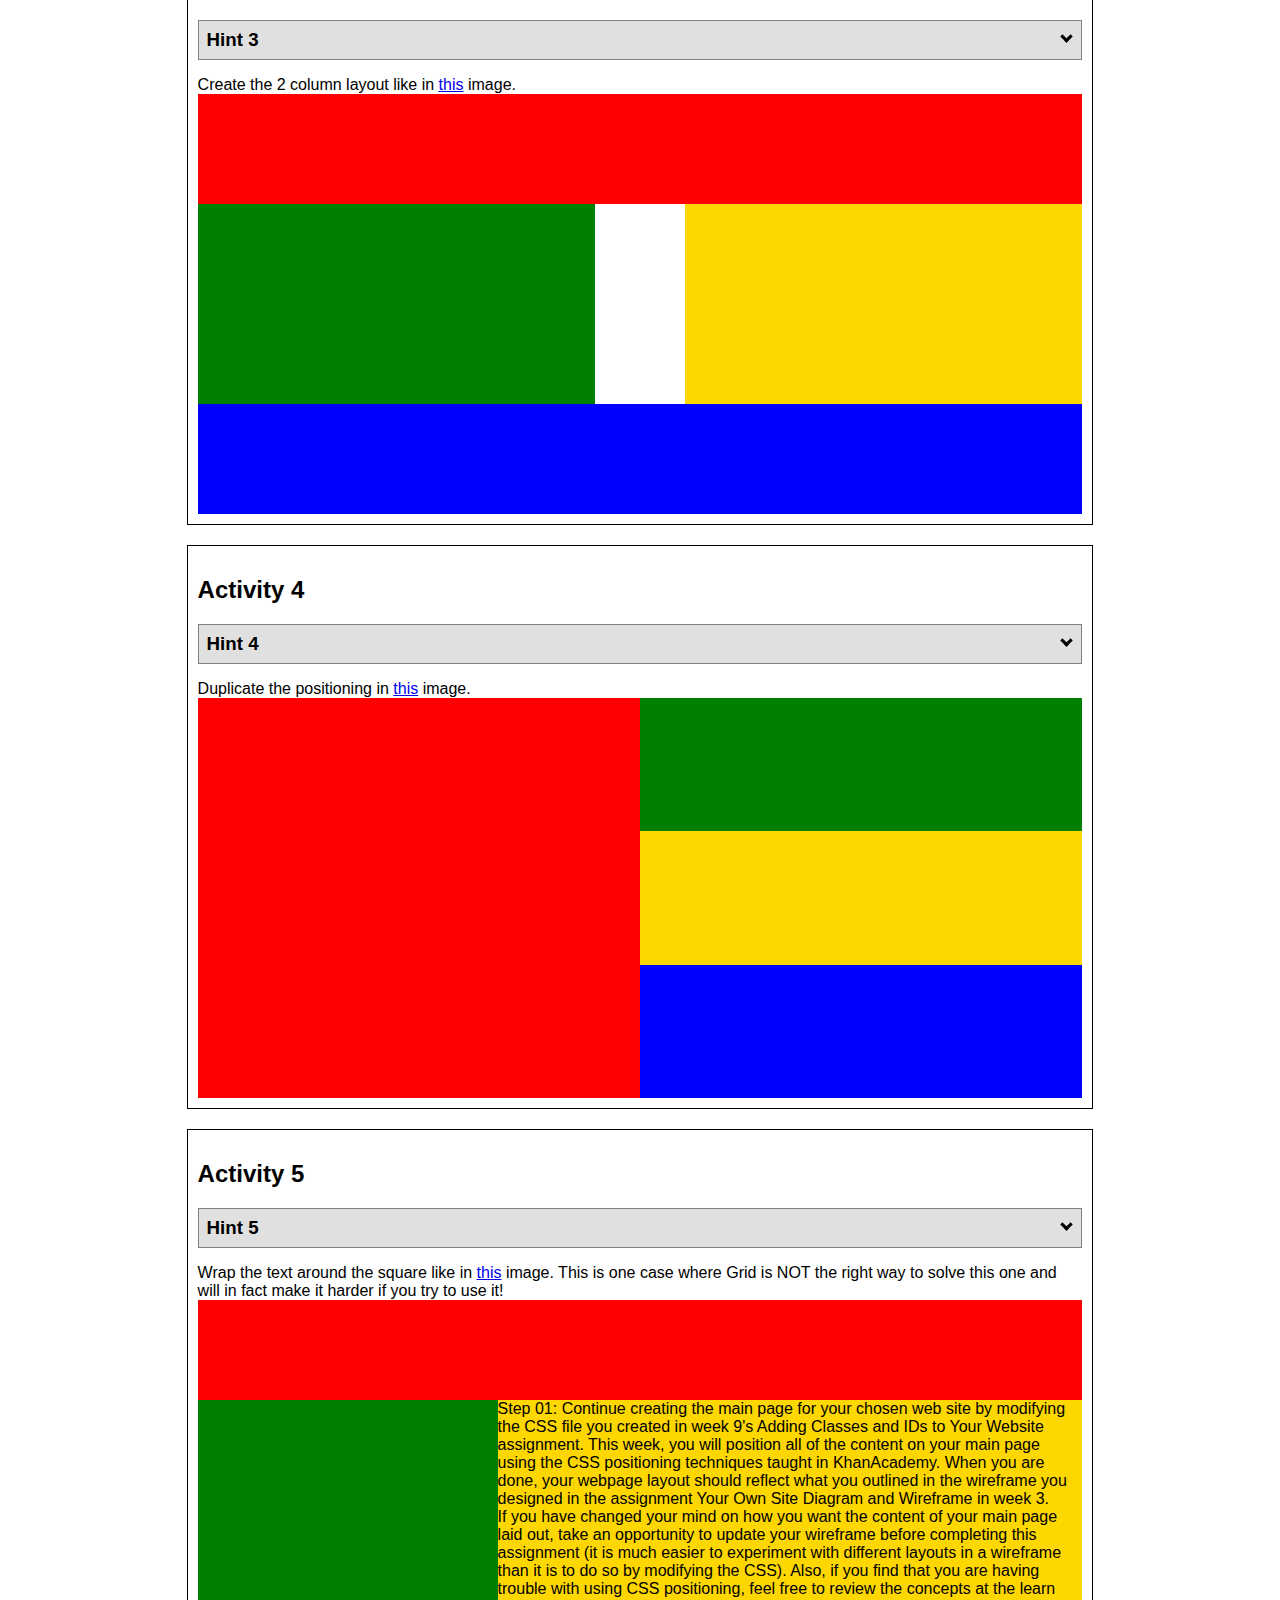
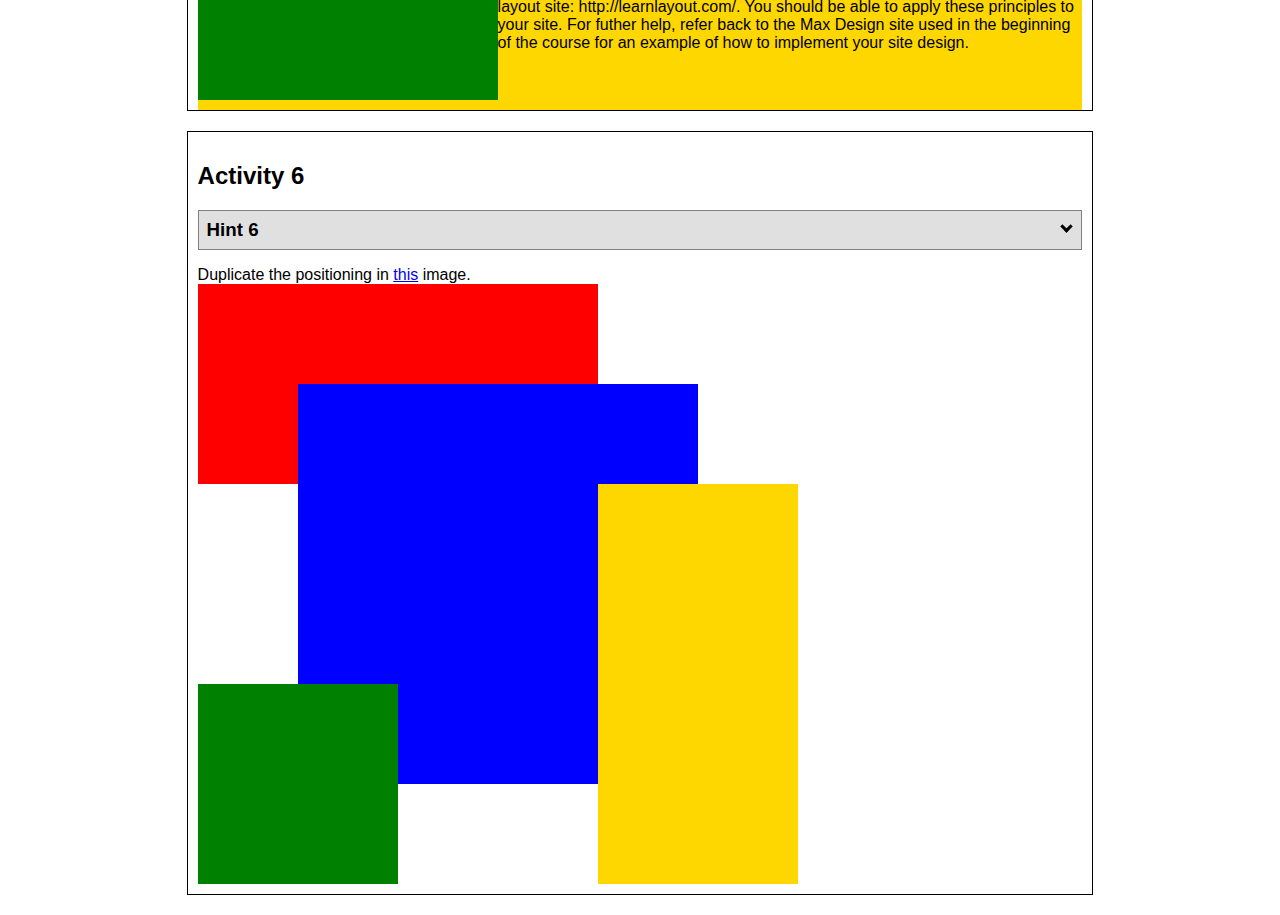
<file: positioning/positioning.html>
<!DOCTYPE html>
<html lang="en">
  <head>
    <!-- HTML - Name: positioning.html -->
    <title>Positioning Activity</title>
    <link rel="stylesheet" type="text/css" href="positionstyles.css" />
  </head>
  <body>
    <div class="activity">
      <h2>WDD 130 positioning exercises</h2>
      For each activity match make the boxes match the image by modifying the stylesheet.</div>
    <div class="activity">
      <h2>Activity 1</h2>
      <section class="hint"><input type="checkbox" ><i></i> <h3>Hint 1</h3><div><p>Check out the <a href="https://byui-wdd.github.io/wdd130/activities/w06-css-positioning.html" target="_blank">activity instructions</a> in Ilearn!</p></div></section>
      <p>Follow the <a href="https://byui-wdd.github.io/wdd130/activities/w06-css-positioning.html" target="_blank">instructions</a> to make the boxes match  <a href="https://byui-wdd.github.io/wdd130/images/example1.png" target="_blank">this</a> image.</p>
      <div class="content1" >
        <div class="red1" ></div>
        <div class="green1" ></div>
        <div class="green1" ></div>
        <div class="yellow1"></div>
        <div class="yellow1"></div>
        <div class="blue1"></div>
      </div>
    </div>
    <div class="activity">
      <h2>Activity 2</h2>
      <section class="hint"><input type="checkbox" > <h3>Hint 2</h3><i></i><div>
      <ul>
      <li>grid-template-columns: 50px 50px 50px 50px 50px </li></ul></div></section>
      <p>Overlap and stagger the squares like in <a href="https://byui-wdd.github.io/wdd130/images/example2.png" target="_blank">this</a> image.</p>
      <div class="content2" >
        <div class="red2" ></div>
        <div class="green2" ></div>
        <div class="yellow2"></div>
        <div class="blue2"></div>
      </div>
    </div>
    <div class="activity">
      <h2>Activity 3</h2>
      <section class="hint"><input type="checkbox" > <h3>Hint 3</h3><i></i><div><p>This one is going to be best solved with CSS Grid. Remember to make the boxes the right width first...then start moving them around. </p><h4>Properties used:</h4><ul><li>display:grid;</li><li>grid-template-columns:</li><li>grid-column-gap:</li>
        <li>grid-column:</li>  </ul></div></section>
      Create the 2 column layout like in <a href="https://byui-wdd.github.io/wdd130/images/example3.png" target="_blank">this</a>  image.
      <div class="content3" >
        <div class="red3" ></div>
        <div class="green3" ></div>
        <div class="yellow3"></div>
        <div class="blue3"></div>
      </div>
    </div>
    <div class="activity">
      <h2>Activity 4</h2>
      <section class="hint"><input type="checkbox" > <h3>Hint 4</h3><i></i><div><p>For the others we have been primarily concerned with width. For this one you will need to adjust height as well. </p><h4>Properties used:</h4><ul><li>display:grid;</li><li>grid-template-columns:</li><li>grid-row:</li></ul></div></section>
      Duplicate the positioning in <a href="https://byui-wdd.github.io/wdd130/images/example4.png" target="_blank">this</a> image. 
      <div class="content4" >
        <div class="red4" ></div>
        <div class="green4" ></div>
        <div class="yellow4"></div>
        <div class="blue4"></div>
      </div>
    </div>

    <div class="activity">
      <h2>Activity 5</h2>
      <section class="hint"><input type="checkbox" > <h3>Hint 5</h3><i></i><div><p>Grid is <strong>not</strong> the right way to do this.  In fact there is only one way to really do that...and that is with float. Remember that we float the thing we want the text to wrap around.  Also remember to start by making all the shapes the right size and shape.</p><h4>Properties used:</h4><ul><li>float: left;</li></ul></div></section>
      Wrap the text around the square like in <a href="https://byui-wdd.github.io/wdd130/images/example5.png" target="_blank">this</a> image. This is one case where Grid is NOT the right way to solve this one and will in fact make it harder if you try to use it!
      <div class="content5" >
        <div class="red5" ></div>
        <div class="green5" ></div>
        <div class="yellow5">Step 01: Continue creating the main page for your chosen web site by modifying the CSS file you created in week 9's Adding Classes and IDs to Your Website assignment. This week, you will position all of the content on your main page using the CSS positioning techniques taught in KhanAcademy. When you are done, your webpage layout should reflect what you outlined in the wireframe you designed in the assignment Your Own Site Diagram and Wireframe in week 3. <br />
          If you have changed your mind on how you want the content of your main page laid out, take an opportunity to update your wireframe before completing this assignment (it is much easier to experiment with different layouts in a wireframe than it is to do so by modifying the CSS). Also, if you find that you are having trouble with using CSS positioning, feel free to review the concepts at the learn layout site: http://learnlayout.com/. You should be able to apply these principles to your site. For futher help, refer back to the Max Design site used in the beginning of the course for an example of how to implement your site design.</div>
        <div class="blue5"></div>
      </div>
    </div>
    <div class="activity">
      <h2>Activity 6</h2>
      <section class="hint"><input type="checkbox" > <h3>Hint 6</h3><i></i><div><p>This one is all about visualizing the grid behind the layout. If you are having a hard time doing that first: all the sizes are even multiples of 100, and second here is another example with the lines drawn: <a href="https://byui-wdd.github.io/wdd130/images/example6-hint.png" target="_blank">example 6 with lines</a>. For this one you will find it easiest if you use px for the column width. You can also use <kbd>z-index</kbd> to control the element layering.    </p><h4>Properties used:</h4><ul><li>display:grid;</li><li>grid-template-columns:</li><li>grid-column:</li><li>grid-row:</li><li><a href="https://www.w3schools.com/cssref/pr_pos_z-index.asp" target="_blank">z-index:</a></li></ul></div></section>
      Duplicate the positioning in <a href="https://byui-wdd.github.io/wdd130/images/example6.png" target="_blank">this</a> image.
      <div class="content6" >
        <div class="red6" ></div>
        <div class="green6" ></div>
        <div class="yellow6"></div>
        <div class="blue6"></div>
      </div>
    </div>
  </body>
</html>
</file>
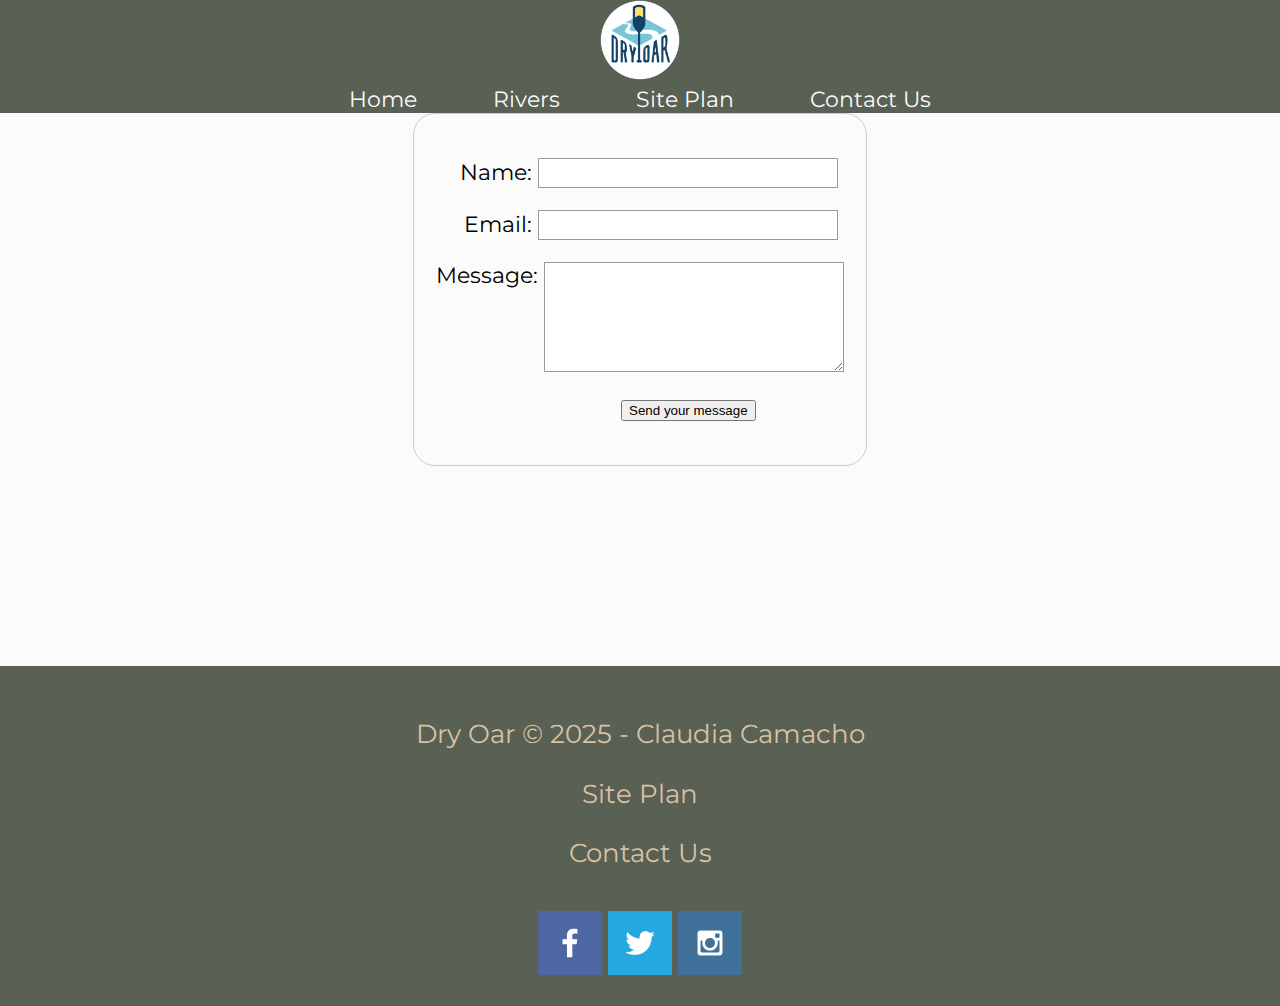
<file: wwr/contactus.html>
<!DOCTYPE html>
<html lang="en">
<head>
    <meta charset="UTF-8">
    <meta name="viewport" content="width=device-width, initial-scale=1.0">
    <title>Contact Us</title>
    <link rel="stylesheet" href="styles/style.css">
    <style>
        /* CSS goes here */
        body {
  /* Center the form on the page */
  text-align: center;
}

form {
  display: inline-block;
  /* Form outline */
  padding: 1em;
  border: 1px solid #ccc;
  border-radius: 1em;
}

p + p {
  margin-top: 1em;
}

label {
  /* Uniform size & alignment */
  display: inline-block;
  min-width: 90px;
  text-align: right;
}

input,
textarea {
  /* To make sure that all text fields have the same font settings
     By default, text areas have a monospace font */
  font: 1em sans-serif;
  /* Uniform text field size */
  width: 300px;
  box-sizing: border-box;
  /* Match form field borders */
  border: 1px solid #999;
}

input:focus,
textarea:focus {
  /* Set the outline width and style */
  outline-style: solid;
  /* To give a little highlight on active elements */
  outline-color: #000;
}

textarea {
  /* Align multiline text fields with their labels */
  vertical-align: top;
  /* Provide space to type some text */
  height: 5em;
}

.button {
  /* Align buttons with the text fields */
  padding-left: 90px; /* same size as the label elements */
}

button {
  /* This extra margin represent roughly the same space as the space
     between the labels and their text fields */
  margin-left: 0.5em;
}
#feedback {
    background-color: antiquewhite;
    position: absolute;
    top: 0;
    left: 0;
    right: 0;
    padding: .5em;
    /* make this element invisible until we are ready for it */
    display: none;      
}
.moveDown {
    margin-top: 3em;
}
      </style>
</head>
<body>
    <div id="content">
        <header>
            <a id="logo_link" href="index.html">
                <img class="logo" src="images/logo.png" alt="Dry Oar Logo">
            </a>
            <nav>
                <a href="index.html">Home</a>
                <a href="#">Rivers</a>
                <a href="site-plan-rafting.html">Site Plan</a>
                <a href="contactus.html">Contact Us</a>
            </nav>
        </header>
        
        <main>
            <div id="feedback"></div>
            <form action="/my-handling-form-page" method="post">
                <p>
                  <label for="name">Name:</label>
                  <input type="text" id="name" name="user_name" />
                </p>
                <p>
                  <label for="mail">Email:</label>
                  <input type="email" id="mail" name="user_email" />
                </p>
                <p>
                  <label for="msg">Message:</label>
                  <textarea id="msg" name="user_message"></textarea>
                </p>
                <p class="button">
                    <button type="submit">Send your message</button>
                  </p>
              </form>
              <script>
                // get the feedback div element so we can do something with it.
                const feedbackElement = document.getElementById('feedback');
                // get the form so we can read what was entered in it.
                const formElement = document.forms[0];
                // add a 'listener' to wait for a submission of our form. When that happens run the code below.
                formElement.addEventListener('submit', function(e) {
                    // stop the form from doing the default action.
                    e.preventDefault();
                    // set the contents of our feedback element to a message letting the user know the form was submitted successfully. Notice that we pull the name that was entered in the form to personalize the message!
                    feedbackElement.innerHTML = 'Hello '+ formElement.user_name.value +'! Thank you for your message. We will get back with you as soon as possible!';
                    // make the feedback element visible.
                    feedbackElement.style.display = "block";
                    // add a class to move everything down so our message doesn't cover it.
                    document.body.classList.toggle('moveDown');
                });
            </script> 
        </main>
        <footer class="footer2">
            <p>Dry Oar &copy; 2025 - Claudia Camacho</p>
            <p><a href="site-plan-rafting.html">Site Plan</a></p>
            <p><a href="contactus.html">Contact Us</a></p>
            <div class="social">
                <a href="https://facebook.com" target="_blank">
                    <img src="images/facebook.png" alt="fb icon">
                </a>
                <a href="https://twitter.com" target="_blank">
                    <img src="images/twitter.png" alt="twitter icon">
                </a>
                <a href="https://instagram.com" target="_blank">
                    <img src="images/instagram.png" alt="instagram icon">
                </a>
            </div>
        </footer>
    </div>
</body>
</html>
</file>
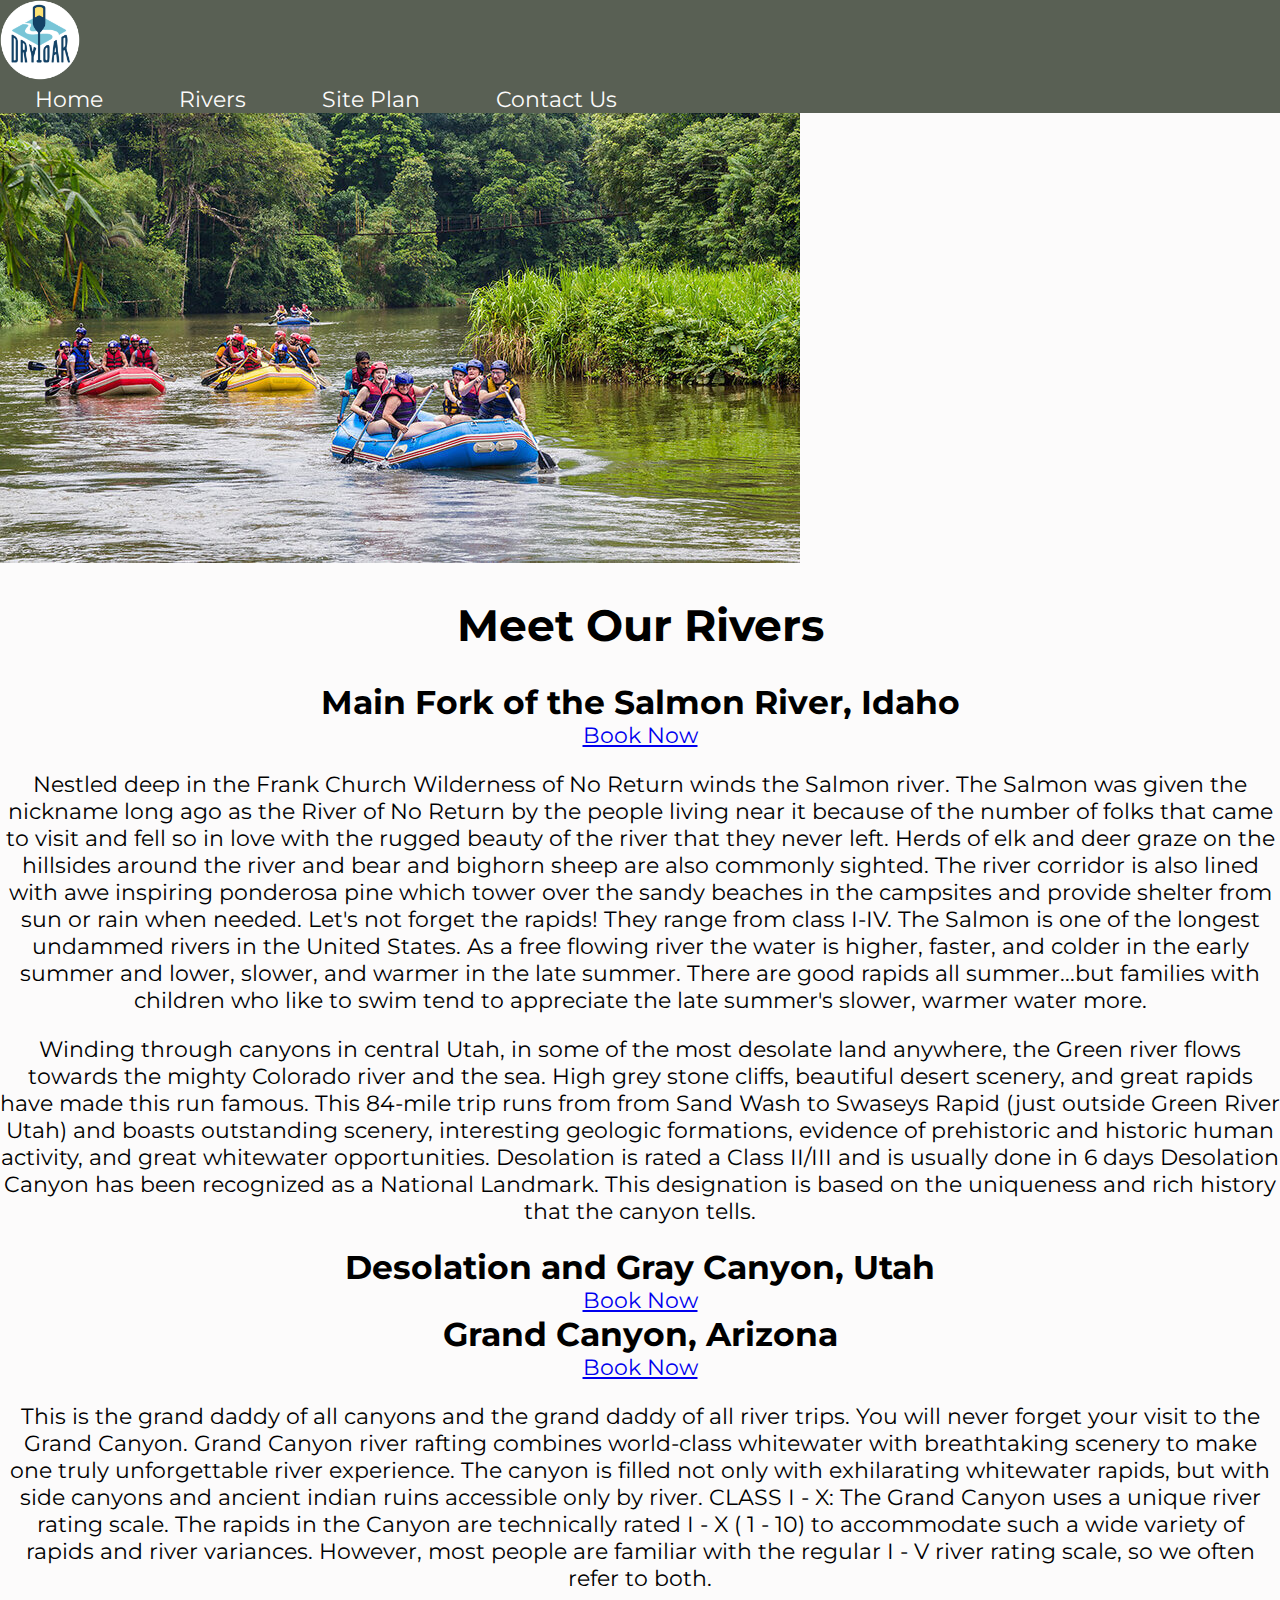
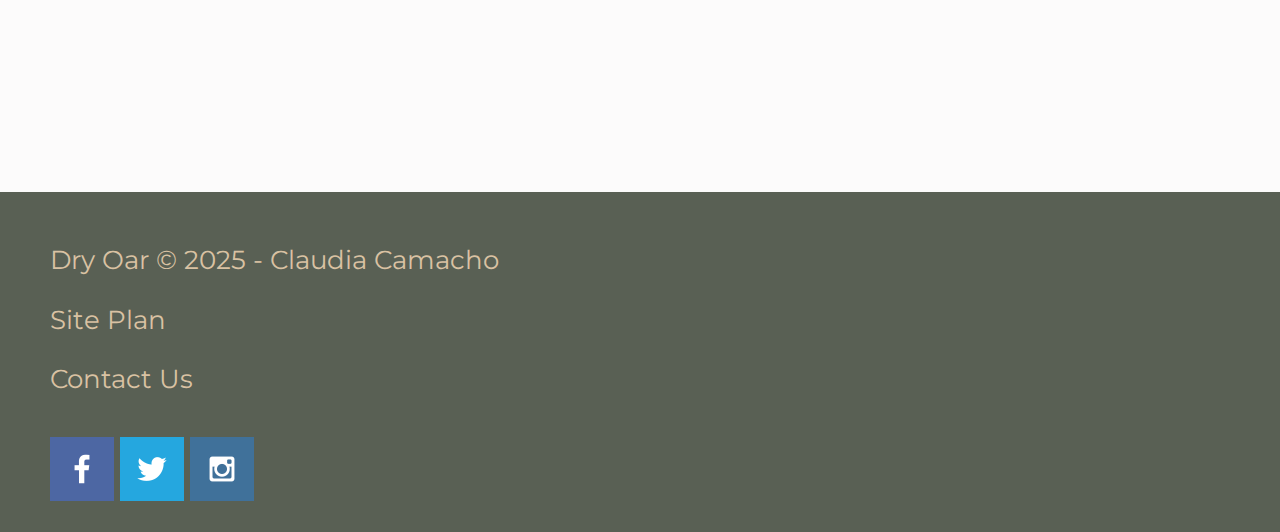
<file: wwr/rivers.html>
<!DOCTYPE html>
<html lang="en">
<head>
    <meta charset="UTF-8">
    <meta name="viewport" content="width=device-width, initial-scale=1.0">
    <title>Dry Oar Boating</title>
    <link rel="stylesheet" href="styles/style.css">
</head>
<body>
    <div id="content">
        <header>
            <a id="logo_link" href="index.html">
                <img class="logo" src="images/logo.png" alt="Dry Oar Logo">
            </a>
            <nav>
                <a href="index.html">Home</a>
                <a href="#">Rivers</a>
                <a href="site-plan-rafting.html">Site Plan</a>
                <a href="contactus.html">Contact Us</a>
            </nav>
        </header>
        <div id="rivers_hero">
            <div id="rivers_hero-box">
                <img id="rivers_hero-img" src="images/rivers1_hero.jpg" alt="People enjoying white water rafting">
            </div>
            
        </div>
        <main class="rivers-grid">
            <!-- <section class="rivers-card">
                <img class="card-img" src="images/rivers.jpg" alt="river in forest">
                <img class="icon" src="images/river_icon.png" alt="river icon">
                <h2>Rivers</h2>
            </section>
            <section class="camping-card">
                <img class="card-img" src="images/camping.jpg" alt="tent in mountains">
                <img class="icon" src="images/fire_icon.png" alt="fire icon">
                <h2>Camping</h2>
            </section>
            <section class="rapids-card">
                <img class="card-img" src="images/rapids.jpg" alt="rafting boat">
                <img class="icon" src="images/oars.png" alt="oars icon">
                <h2>Rapids</h2>
            </section> -->
            <section id="rivers_hero-msg">
                <h1 class="rivers-title">Meet Our Rivers</h1>
                <!-- <h4>Make Memories with Dry Oar</h4> -->
                <!-- <div class="button-box"> -->
                    <!-- <a class="book" href="contactus.html">Book Now</a> -->
                <!-- </div> -->
            </section>
            <section class="river_1">
                <div class="card-section">
                    <h2>Main Fork of the Salmon River, Idaho</h2>
                    <a class="rivers_book" href="rivers.html">Book Now</a>
                </div>
                <div class="parrafo-section"><p>Nestled deep in the Frank Church Wilderness of No Return winds the Salmon river. The Salmon was given the nickname long ago as the River of No Return by the people living near it because of the number of folks that came to visit and fell so in love with the rugged beauty of the river that they never left.

                    Herds of elk and deer graze on the hillsides around the river and bear and bighorn sheep are also commonly sighted. The river corridor is also lined with awe inspiring ponderosa pine which tower over the sandy beaches in the campsites and provide shelter from sun or rain when needed.
                    
                    Let's not forget the rapids! They range from class I-IV. The Salmon is one of the longest undammed rivers in the United States. As a free flowing river the water is higher, faster, and colder in the early summer and lower, slower, and warmer in the late summer. There are good rapids all summer...but families with children who like to swim tend to appreciate the late summer's slower, warmer water more.</p></div>
            </section>
            <section class="river_1">
                <div class="parrafo-section"><p>Winding through canyons in central Utah, in some of the most desolate land anywhere, the Green river flows towards the mighty Colorado river and the sea. High grey stone cliffs, beautiful desert scenery, and great rapids have made this run famous. This 84-mile trip runs from from Sand Wash to Swaseys Rapid (just outside Green River Utah) and boasts outstanding scenery, interesting geologic formations, evidence of prehistoric and historic human activity, and great whitewater opportunities.

                    Desolation is rated a Class II/III and is usually done in 6 days
                    
                    Desolation Canyon has been recognized as a National Landmark.  This designation is based on the uniqueness and rich history that the canyon tells.</p></div>
                    <div class="card-section">
                        <h2>Desolation and Gray Canyon, Utah</h2>
                        <a class="rivers_book" href="rivers.html">Book Now</a>
                    </div>
                </section>
                <section class="river_1">
                <div class="card-section">
                    <h2>Grand Canyon, Arizona</h2>
                    <a class="rivers_book" href="rivers.html">Book Now</a>
                </div>
                <div class="parrafo-section"><p>This is the grand daddy of all canyons and the grand daddy of all river trips. You will never forget your visit to the Grand Canyon.

                    Grand Canyon river rafting combines world-class whitewater with breathtaking scenery to make one truly unforgettable river experience. The canyon is filled not only with exhilarating whitewater rapids, but with side canyons and ancient indian ruins accessible only by river.
                    
                    CLASS I - X: The Grand Canyon uses a unique river rating scale. The rapids in the Canyon are technically rated I - X ( 1 - 10) to accommodate such a wide variety of rapids and river variances. However, most people are familiar with the regular I - V river rating scale, so we often refer to both.</p></div>
            </section>
            <!-- <div id="rivers_background"></div>
            <img class="mountains" src="images/mountains.jpg" alt="Misty mountains">
            <section class="msg">
                <h2>More Than Just The Thrill</h2>
                <p>Enjoy the breathtaking scenery. From valleys, meadows, canyons, and high peaks; it's way more than just the rapids. It's a great way to get away from it all and relax amongst all the beauty of the great outdoors.</p>
                <a class="join" href="rivers.html">Join Us</a>
            </section> -->
        </main>
        <footer class="footer2">
            <p>Dry Oar &copy; 2025 - Claudia Camacho</p>
            <p><a href="site-plan-rafting.html">Site Plan</a></p>
            <p><a href="contactus.html">Contact Us</a></p>
            <div class="social">
                <a href="https://facebook.com" target="_blank">
                    <img src="images/facebook.png" alt="fb icon">
                </a>
                <a href="https://twitter.com" target="_blank">
                    <img src="images/twitter.png" alt="twitter icon">
                </a>
                <a href="https://instagram.com" target="_blank">
                    <img src="images/instagram.png" alt="instagram icon">
                </a>
            </div>
        </footer>
    </div>
</body>
</html>
</file>
<file: pawsandhearts/styles/style.css>
@import url('https://fonts.googleapis.com/css2?family=Karla:ital,wght@0,200..800;1,200..800&family=Playfair+Display:ital,wght@0,400..900;1,400..900&display=swap');
#content {
    max-width: 1600px;
    margin: 0 auto;
}
nav a {
    text-align: center;
    color: #fcfbfb;
    text-decoration: none;
    padding: 35px;
}
body {
    background-color: #fcfbfb; 
    font-family: Karla, Helvetica, sans-serif;
    font-size: 30px;
    margin: 0;
    padding: 0;
}
header {
    background-color:rgba(100, 130, 78, 0.7);
    display: grid;
    grid-template-columns: 150px auto;
    
}
nav a:hover {
    background-color: #808080;
    color: #d9c2a3;
}
.logo {
    width: 90px;
    border-radius: 5px;
    
}
#logo_link {
    padding-top: 5px;
    justify-self: center;
    align-self: center;
}
nav {
    display: flex;
    justify-content: space-around;
}
#hero-msg h1 {
    text-align: center;
    color: black;
    font-size: 56px;
    font-family: "Playfair Display";

}
#hero-img {
    width: 100%;
}
#hero {
    display: grid;
    grid-template-columns: 1fr 3fr 1fr;
    margin-top: -100px;
}
#hero-box {
    grid-column: 1/4;
    grid-row: 1/3;
    z-index: -1;
}
#hero-msg {
    grid-column: 2/3;
    grid-row: 1/2;
    margin-top: 100px;
}
.button-box {
    text-align: center;
}
.adopt {
    background-color: #f9e0aa;
    color: black;
    text-decoration: none;
    font-size: 24px;
    padding: 15px 30px;
    margin-top: 50px;
    border-radius: 5px;
}
.adopt:hover {
    background-color: #f5c979;
    color: black;
}
.home-grid {
    display: grid;
    grid-template-columns: 1fr 1fr 1fr 1fr 1fr 1fr 1fr 1fr 1fr 1fr;
    width: 100%;
    
}
.dog_cat {
    grid-column: 1/5;
    margin-top: 100px;
    margin-left: 50px;
    width: 650px;
}
.msg {
    grid-column: 6/11;
    margin-top: 130px;
    /*margin-left: 10px;*/
    width: 690px;
    margin-right: 20px;

}
main section {
    text-align: left;
       
}
main section img {
    box-sizing: border-box;
}
.location-card {
    margin: 200px 0;
    grid-column: 2/4;
    grid-row: 2/3;
    
}
.date-card {
    margin: 200px 0;
    grid-column: 4/6;
    grid-row: 2/3;
    width: 105%;
    margin-left: 150px;
}
.hour-card {
    margin: 200px 0;
    grid-column: 8/10;
    grid-row: 2/3;
    width: 115%;
    margin-left: 20px;
}
.icon {
    
    width: 70%;
    transition: transform .5s;
    box-shadow: 5px 5px 10px #6f7364;
    /*justify-self: center;*/
    /*margin-left: 30px;*/
}
.icon:hover {
    opacity: .8;
    transform: scale(1.1);
}
h2 {
    margin-left: -30px;
    font-size: 35px;
    width: 300px;
    text-align: center;
}
.msg h2 {
    margin-left: 0;
    text-align: left;
    font-family: "Playfair Display";
}

footer {
    background-color: rgba(100, 130, 78, 0.7);
    color: #f9e0aa;
    padding: 25px 50px;
    /*margin-top: 200px;*/
    display: flex;
    justify-content: space-around;
    align-items: center;
}
footer a {
    color: #f9e0aa;
    text-decoration: none;
}
footer a:hover {
    color: black;
}
footer p {
    font-size: 1.2em;
}
.paw {
    width: 120px;
    border-radius: 5px;
}
footer .social img {
    padding-top: 15px;
}
.msg p{
    font-size: 0.8em;
}
.hour-card h2 {
    margin-left: -20px;
    width: 290px;
    text-align: center;
}
</file>
<file: webcomponent/styles/style.css>
.container {
    position: relative;
    width: 50%;
  }
  
  .image {
    opacity: 1;
    display: block;
    width: 100%;
    height: auto;
    transition: .5s ease;
    backface-visibility: hidden;
  }
  
  .middle {
    transition: .5s ease;
    opacity: 0;
    position: absolute;
    top: 50%;
    left: 50%;
    transform: translate(-50%, -50%);
    -ms-transform: translate(-50%, -50%);
    text-align: center;
  }
  
  .container:hover .image {
    opacity: 0.3;
  }
  
  .container:hover .middle {
    opacity: 1;
  }
  
  .text {
    background-color: #04AA6D;
    color: white;
    font-size: 24px;
    padding: 16px 32px;
  }
  h2 {
    text-align: left;
    font-size: 40px;
  }
  p {
    text-align: left;
    font-size: 32px;
  }
</file>
<file: wwr/styles/style.css>
@import url('https://fonts.googleapis.com/css2?family=Montserrat:ital,wght@0,100..900;1,100..900&family=Oregano:ital@0;1&display=swap');
#content {
    max-width: 1600px;
    margin: 0 auto;
}
nav a {
    text-align: center;
    color: #fcfbfb;
    text-decoration: none;
    padding: 35px;
}
#hero-msg h1, #hero-msg h4 {
    text-align: center;
}
.button-box {
    text-align: center;
}
main section {
    text-align: center;
}
#background {
    height: 725px;
}
body {
    background-color: #fcfbfb; 
    font-family: Montserrat, Helvetica, sans-serif;
    font-size: 22px;
    margin: 0;
    padding: 0;
}
header {
    background-color:rgba(20,30,13, .7);
}
nav a:hover {
    background-color: black;
    color: #d9c2a3;
}
.book, .join {
    background-color: #d9c2a3;
    color: black;
    text-decoration: none;
    font-size: 18px;
    padding: 15px 30px;
    margin-top: 50px;
    border-radius: 5px;
}
.book:hover, .join:hover {
    background-color: #ffd07b;
    color: black;
}
#background {
    background-color: #ffd07b;
    margin-bottom: 100px;
}
.msg {
    background-color: rgba(20,30,13, .7);
    line-height: 1.5em;
    padding: 35px;
    margin-top: 200px;
}
footer {
    background-color: rgba(20,30,13, .7);
    color: #d9c2a3;
    padding: 25px 50px;
    margin-top: 200px;
}
footer a {
    color: #d9c2a3;
    text-decoration: none;
}
footer a:hover {
    color: black;
}
.home-title {
    color: black;
    font-family: Oregano, 'Courier New', 'Brush Script MT';
    font-size: 2em;
    margin-top: 10px;
}
h4 {
    color: black;
}
.msg h2 {
    color: #fcfbfb;
}
.msg p {
    color: #fcfbfb;
    font-size: .8em;
    padding-bottom: 15px;
}
.logo {
    width: 80px;
}
.icon {
    width: 80px;
    padding-top: 10px;
}
#hero-img {
    width: 100%;
}
footer p {
    font-size: 1.2em;
}
footer p a:hover {
    text-decoration: underline;
}
h2 {
    margin: 0;
}      
#logo_link {
    padding-top: 5px;
}
footer .social img {
    padding-top: 15px;
}
.rivers-card {
    margin: 200px 0;
}
.camping-card {
    margin: 200px 0;
}
.rapids-card {
    margin: 200px 0;
}
.card-img {
    border: 10px solid #d9c2a3;
}
main section img {
    box-sizing: border-box;
}
</file>
<file: challenge1/styles/styles.css>
body {
    background-color: steelblue;
}
h1 {
    color: white;
    text-align: center;
    margin: 50px 0;
    font-size: 4em;
  }
  main {
    text-align: center;
    color: white;
    margin: 0 auto;
  }
.list {
    color: black;
    text-align: center;
}
.main-p {
    font-size: 3em;
    padding: 50px;
    width: 400px;
    text-align: center;
    margin: 0 auto;
}
footer {
    font-size: 1.5em;
    color: black;
    width: 400px;
    margin: 0 auto;
}
.name {
    font-size: 1.5em;
}
.nelson-img {
    width: 300px;
}
</file>
<file: positioning/positionstyles.css>
/* CSS - Name: "positionstyles.css" */
/* Activity 1 styles */
.content1 {
  /* This is the parent of the activity 1 boxes. */
  display: grid;
  grid-template-columns: 1fr 1fr;
  justify-items: center;
  gap: 20px;  
}
.red1 { 
  width: 100%; 
  height: 100px; 
  background-color: red; 
  grid-column: 1/3;
} 
.green1 {
  width: 200px; 
  height: 200px; 
  background-color: green; 

} 
.yellow1 {
  width: 200px; 
  height: 200px; 
  background-color: gold; 
} 
.blue1 {
  width: 100%; 
  height: 100px; 
  background-color: blue;
  grid-column: 1/3; 
} 
/* Activity 2 styles */ 
.content2 {
  /* This is the parent of the activity 2 boxes. */
  display: grid;
  grid-template-columns: 50px 50px 50px 50px 50px;
  grid-template-rows: 50px 50px 50px 50px 50px;
  gap: 0;
  margin: 50px;
  width: max-content;
}
.red2 {
  width: 100px; 
  height: 100px; 
  background-color: red;
  margin-top: -50px;
  margin-left: -50px; 
  grid-column: 1;
  grid-row: 1;
  margin: 0; 
} 
.green2 { 
  width: 100px; 
  height: 100px; 
  background-color: green;
  margin-top: -50px;
  margin-left: -50px; 
  grid-column: 2;
  grid-row: 2;
  margin: 0; 
} 
.yellow2 {
  width: 100px; 
  height: 100px; 
  background-color: gold;
  margin-top: -50px;
  margin-left: -50px; 
  grid-column: 3;
  grid-row: 3;
  margin: 0;  
} 
.blue2 {
  width: 100px; 
  height: 100px; 
  background-color: blue;
  margin-top: -50px;
  margin-left: -50px; 
  grid-column: 4;
  grid-row: 4;
  margin: 0;   
} 
/* Activity 3 styles */ 
.content3 {
  /* This is the parent of the activity 3 boxes. */
  display: grid;
  grid-template-columns: 1fr 1fr;
  grid-column-gap: 90px;  
}
.red3 {
  width: 100%; 
  height: 110px; 
  background-color: red;
  grid-column: 1/3;
   
} 
.green3 {
  width: 100%; 
  height: 200px; 
  background-color: green;
  grid-column: 1/2;
} 
.yellow3 {
  width: 100%; 
  height: 200px; 
  background-color: gold;
  grid-column: 2/3; 
} 
.blue3 {
  width: 100%;
  height: 110px; 
  background-color: blue;
  grid-column: 1/3; 
} 
/* Activity 4 styles */ 
.content4 {
  /* This is the parent of the activity 4 boxes. */
  display: grid;
  height: 400px;
  grid-template-columns: 1fr 1fr;
}
.red4 {
  width: 100%; 
  height: 100%; 
  background-color: red; 
  grid-row: 1/4;
} 
.green4 {
  width: 100%; 
  height: 100%; 
  background-color: green; 
} 
.yellow4 {
  width: 100%; 
  height: 100%; 
  background-color: gold; 
} 
.blue4 {
  width: 100%; 
  height: 100%; 
  background-color: blue; 
} 
/* Activity 5 styles */ 
.content5 {
  /* This is the parent of the activity 5 boxes. */
  
  height: 400px;
}
.red5 { 
  width: 100%; 
  height: 100px; 
  background-color: red; 
} 
.green5 { 
  width: 300px; 
  height: 300px; 
  background-color: green;
  float: left;
 
} 
.yellow5 {
  width: 100%; 
  height: 100%; 
  background-color: gold;
  
} 
.blue5 {
  width: 100%; 
  height: 100px; 
  background-color: blue; 
  clear: both;
} 
/* Activity 6 styles */ 
.content6 {
  /* This is the parent of the activity 6 boxes. */
  display: grid;
  grid-template-columns: 100px 100px 100px 100px 100px 100px;
 
}
.red6 {
  width: 400px; 
  height: 200px; 
  background-color: red;
  grid-column: 1/5;
  grid-row: 1/3;
    
} 
.green6 {
  width: 200px; 
  height: 200px; 
  background-color: green;
  grid-column: 1/3;
  grid-row: 5/7;
  z-index: 1;  
} 
.yellow6 {
  width: 200px; 
  height: 400px; 
  background-color: gold;
  grid-column: 5/7;
  grid-row: 3/7;
  z-index: 1;  
} 
.blue6 {
  width: 400px; 
  height: 400px; 
  background-color: blue; 
  grid-column: 2/6;
  grid-row: 2/6;  
} 


/* Do not make any changes below here */
.activity {
  width: 70%; 
  margin: 20px auto; 
  font-family: Arial, sans-serif; 
  border: 1px solid black; 
  padding: 10px; 
  clear:both; 
  overflow: auto;
} 

.hint {
  border: 1px solid grey;
  background: #e0e0e0;
  padding: .5em;
  position: relative;
  margin: 1em 0;
}
.hint h3 {
  margin: 0;
}
.hint:hover {
  background: #d0d0d0;
}
.hint > div {
  display: none;
}

.hint input[type=checkbox] {
  position: absolute;
  width: 100%;
  height: 100%;
  opacity: 0;
  z-index: 1;
  cursor: pointer;
}

.hint input[type=checkbox]:checked ~ div {
  display: block;
}

.hint i {
  position: absolute;
  transform: translate(-6px, 0);
  margin-top: 16px;
  right: 10px;
  top: -3px;
}
.hint i:before, .hint i:after {
  content: "";
  position: absolute;
  background-color: black;
  width: 3px;
  height: 9px;
}
.hint i:before {
  transform: translate(2px, 0) rotate(45deg);
}
.hint i:after {
  transform: translate(-2px, 0) rotate(-45deg);
}

.hint input[type=checkbox]:checked ~ i:before {
  transform: translate(-2px, 0) rotate(45deg);
}
.hint input[type=checkbox]:checked ~ i:after {
  transform: translate(2px, 0) rotate(-45deg);
}
.hint a {
  position: relative;
  z-index: 1;
}
</file>
